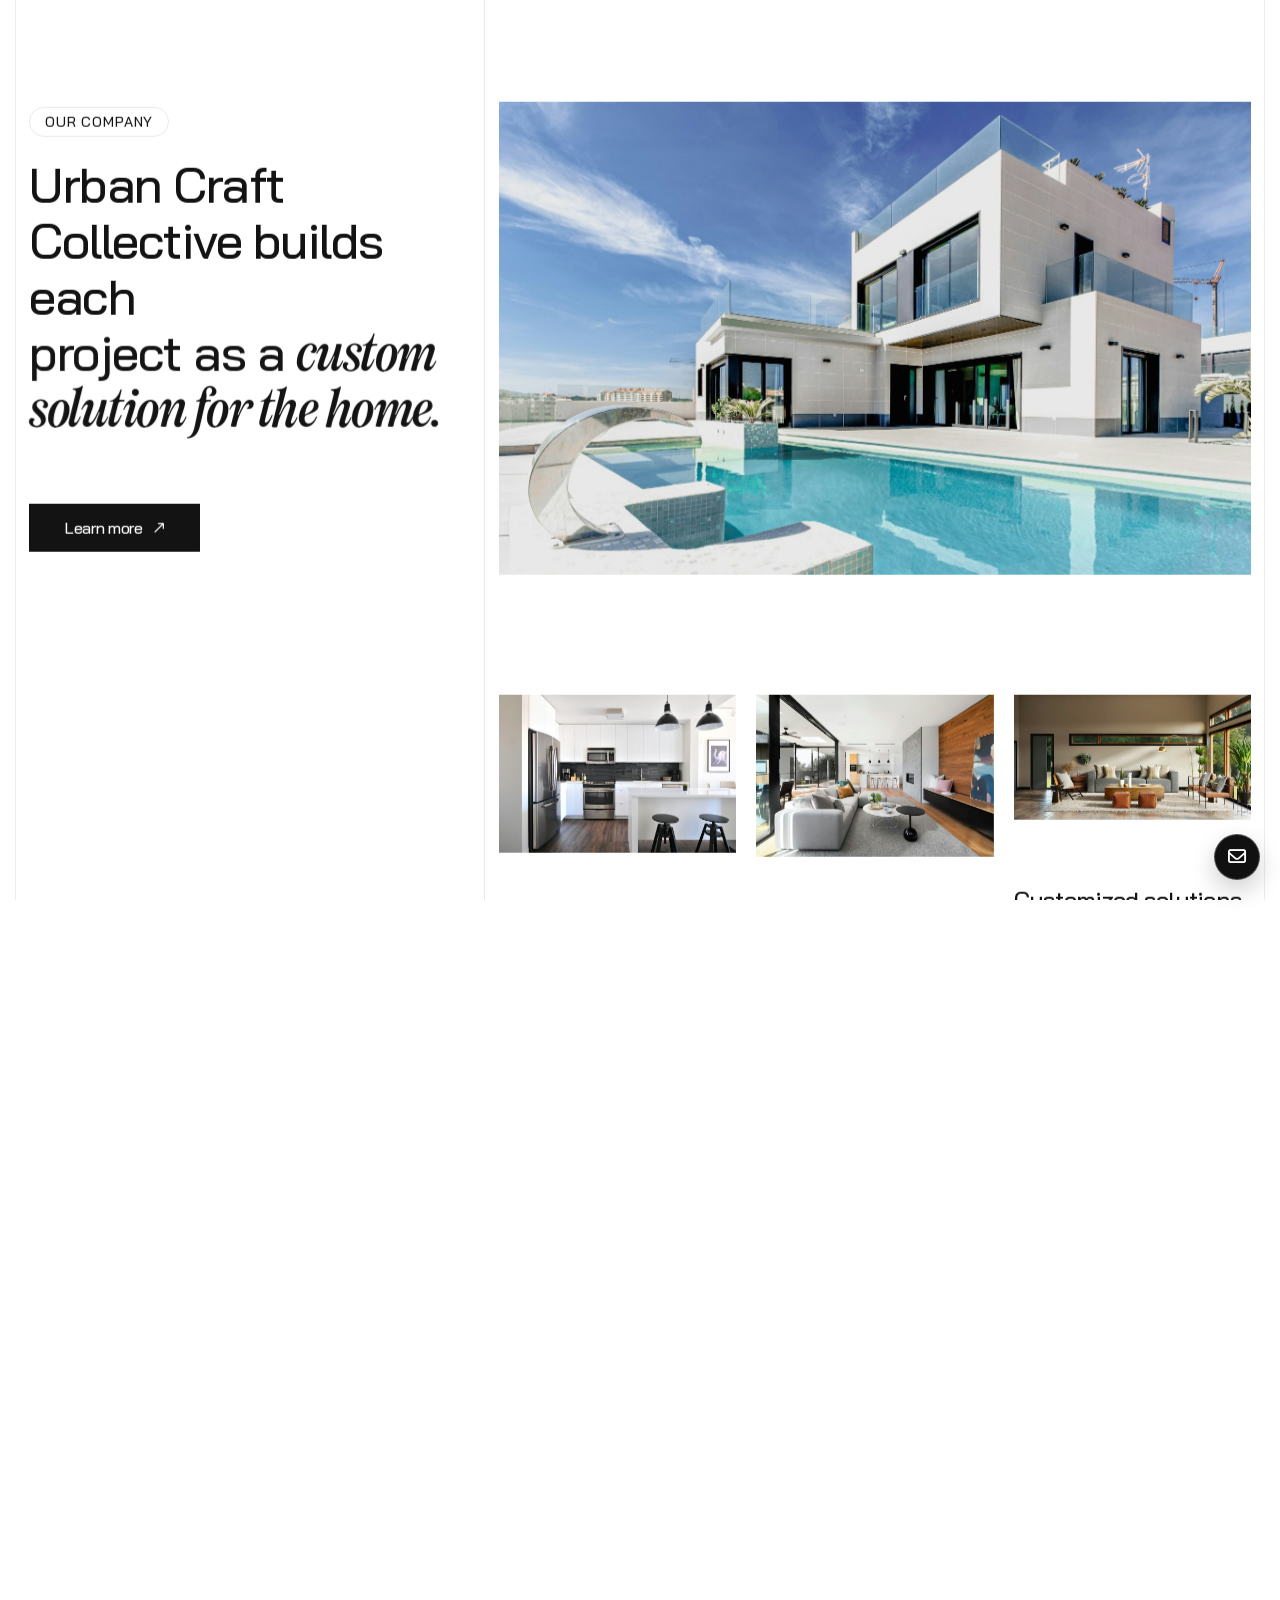
<file: index.html>
<!DOCTYPE html>
<html lang="en">

<head>
  <meta charset="UTF-8">
  <meta http-equiv="X-UA-Compatible" content="IE=edge">
  <meta name="viewport" content="width=device-width, initial-scale=1.0">
  <meta name="description" content="Urban Craft Collective LLC is a residential remodeling, renovation, and property maintenance company in Kennesaw, Georgia.">
  <title>Urban Craft Collective LLC | Remodeling &amp; Renovation in Kennesaw, GA</title>
  <link rel="icon" type="image/svg+xml" href="assets/imgs/logo/favicon.svg">
  <link rel="stylesheet" href="assets/vandor/bootstrap/bootstrap.min.css">
  <link rel="stylesheet" href="assets/vandor/fontawesome/fontawesome-pro.min.css">
  <link rel="stylesheet" href="assets/vandor/swiper/swiper-bundle.min.css">
  <link rel="stylesheet" href="assets/vandor/menu/meanmenu.min.css">
  <link rel="stylesheet" href="assets/vandor/popup/magnific-popup.css">
  <link rel="stylesheet" href="assets/vandor/nice-select/nice-select.css">
  <link rel="stylesheet" href="assets/vandor/odometer/odometer-theme-default.css">
  <link rel="stylesheet" href="assets/css/style.css">
  <link rel="stylesheet" href="assets/css/custom.css">
</head>

<body>

  <div class="loader-wrap">
    <svg viewBox="0 0 1000 1000" preserveAspectRatio="none">
      <path id="svg" d="M0,1005S175,995,500,995s500,5,500,5V0H0Z"></path>
    </svg>
    <div class="loader-wrap-heading">
      <div class="load-text">
        <span>U</span>
        <span>R</span>
        <span>B</span>
        <span>A</span>
        <span>N</span>
      </div>
    </div>
  </div>

  <div class="progress-wrap">
    <svg class="progress-circle svg-content" width="100%" height="100%" viewBox="-1 -1 102 102">
      <path d="M50,1 a49,49 0 0,1 0,98 a49,49 0 0,1 0,-98"></path>
    </svg>
  </div>

  <a class="email-float" href="mailto:urbancraftcollective@yahoo.com" aria-label="Email Urban Craft Collective">
    <i class="fa-regular fa-envelope"></i>
  </a>

  <aside class="fix">
    <div class="side-info-4">
      <div class="offcanvas-4">
        <div class="side-info-content">
          <div class="offset-widget offset-header">
            <div class="offset-logo">
              <a href="./">
                <img class="show-light" src="assets/imgs/logo/logo.svg" alt="Urban Craft Collective">
              </a>
            </div>
            <h6>Residential remodeling, renovation, and property maintenance.</h6>
            <span class="date">Kennesaw, Georgia</span>
          </div>
          <div class="mobile-menu d-block d-xl-none "></div>
          <div class="offset-widget-box d-none d-xl-grid">
            <div class="contact-meta">
              <div class="contact-item">
                <h6 class="title">Visit</h6>
                <ul class="nav-list">
                  <li>2995 Shirley Dr. NW</li>
                  <li>Kennesaw, GA 30144</li>
                  <li>United States</li>
                </ul>
              </div>
              <div class="contact-item">
                <h6 class="title">Menu</h6>
                <ul class="nav-list">
                  <li><a href="./">Home</a></li>
                  <li><a href="about/">About</a></li>
                  <li><a href="services/">Services</a></li>
                  <li><a href="projects/">Projects</a></li>
                  <li><a href="contact/">Contact</a></li>
                </ul>
              </div>
              <div class="contact-item">
                <h6 class="title">Drop a line</h6>
                <div class="info">
                  <a href="mailto:urbancraftcollective@yahoo.com">urbancraftcollective@yahoo.com</a>
                  <a href="tel:14045522326">404-552-2326</a>
                </div>
              </div>
            </div>
          </div>
          <button id="side-info-4-close" class="side-info-close">
            Close<i class="fas fa-times"></i>
          </button>
        </div>
      </div>
    </div>
  </aside>

  <div class="has-smooth" id="has_smooth"></div>
  <div id="smooth-wrapper">
    <div id="smooth-content">

      <header class="header-area-2 header-area-7">
        <div class="header-main">
          <div class="container rr-container-1850">
            <div class="header-area-2__inner header-area-7__inner">
              <div class="header__logo">
                <a href="./">
                  <img src="assets/imgs/logo/logo-white.svg" class="normal-logo" alt="Urban Craft Collective">
                </a>
              </div>
              <div class="header__nav-2 header__nav-7">
                <nav class="main-menu">
                  <ul>
                    <li><a href="./">Home</a></li>
                    <li><a href="about/">About</a></li>
                    <li><a href="services/">Services</a></li>
                    <li><a href="projects/">Projects</a></li>
                    <li><a href="contact/">Contact</a></li>
                  </ul>
                </nav>
              </div>
              <div class="header-right">
                <div class="header__navicon">
                  <a class="number" href="tel:14045522326">404-552-2326</a>
                  <div class="side-toggle desktop-button menu-toggle d-none d-xl-block">
                    <a class="bar-icon-2 inner" href="javascript:void(0)">
                      <span></span><span></span><span></span><span></span>
                    </a>
                  </div>
                  <div class="side-toggle mobile-button d-lg-block d-xl-none">
                    <a class="bar-icon-2" href="javascript:void(0)">
                      <span></span><span></span><span></span><span></span>
                    </a>
                  </div>
                </div>
              </div>
            </div>
          </div>
        </div>
      </header>

      <main>
        <section class="hero-4 theme-bg-primary">
          <div class="container rr-container-1820">
            <div class="hero-4__inner">
              <div class="hero-4__wrapper">
                <div class="hero-4__box">
                  <div class="hero-4__content-left">
                    <h6 class="sub-title">Kennesaw, Georgia.</h6>
                    <span class="btn-circle">
                      <img src="assets/imgs/hero/hero.jpg" alt="Finished residential interior">
                    </span>
                    <p class="desc">Improving, restoring, and maintaining homes with quality craftsmanship, dependable service, and solutions built around each property.</p>
                    <div class="sheir">
                      <a href="services/"><img src="assets/imgs/icon/icon-9.svg" alt="Explore services"></a>
                    </div>
                  </div>
                </div>
                <div class="hero-4__box">
                  <div class="hero-4__content-right">
                    <h6 class="sub-title">Where homes are built to last</h6>
                    <h1 class="title">URBAN</h1>
                    <div class="exterior">
                      <h2 class="title">Craft</h2>
                      <span class="shape"><img src="assets/imgs/shape/shape-4.png" alt=""></span>
                      <span class="sub-title">Remodeling <br> renovation <br> &amp; maintenance</span>
                    </div>
                    <a class="arrow-down" href="#about"><i class="fa-solid fa-arrow-down"></i></a>
                  </div>
                </div>
              </div>
            </div>
          </div>
        </section>

        <section id="about" class="about-us-4">
          <div class="container rr-container-1820">
            <div class="about-us-4__inner rr-line-area">
              <div class="rr-v-lines">
                <div class="rr-line"></div>
                <div class="rr-line"></div>
              </div>
              <div class="about-us-4__wrapper">
                <div class="about-us-4__box">
                  <div class="about-us-4__content">
                    <div class="section-title-4__wrapper">
                      <div>
                        <h2 class="sub-title">OUR COMPANY</h2>
                      </div>
                      <h3 class="title rr_title_anim">Urban Craft Collective builds each <br> project as a <span>custom solution <br> for the home.</span>
                      </h3>
                    </div>
                    <a href="about/" class="rr-btn-primary btn-black-2">
                      <span class="text">Learn more </span>
                      <i class="fa-regular fa-arrow-right-long"></i>
                    </a>
                  </div>
                </div>
                <div class="about-us-4__box">
                  <div class="media rr-ov-hidden">
                    <img data-speed="0.8" src="assets/imgs/about/about-main.jpg" alt="Residential property in Metro Atlanta">
                  </div>
                  <div class="about-us-4__box__wrapper">
                    <div class="about-us-4__item">
                      <img src="assets/imgs/about/about-craft.jpg" alt="Kitchen craftsmanship">
                      <h3 class="title">Quality craftsmanship.</h3>
                      <p class="desc">Careful workmanship on every remodel, renovation, and repair so the finished space feels as solid as it looks.</p>
                    </div>
                    <div class="about-us-4__item">
                      <img src="assets/imgs/about/about-service.jpg" alt="Dependable residential service">
                      <h3 class="title">Dependable service.</h3>
                      <p class="desc">Clear communication and reliable scheduling from the first visit through project close-out and ongoing maintenance.</p>
                    </div>
                    <div class="about-us-4__item">
                      <img src="assets/imgs/about/about-custom.jpg" alt="Customized living space">
                      <h3 class="title">Customized solutions.</h3>
                      <p class="desc">Plans shaped around how you live, so each improvement adds comfort, function, and lasting value.</p>
                    </div>
                  </div>
                </div>
              </div>
            </div>
          </div>
        </section>

        <section class="service-4 section-spacing-bottom">
          <div class="container rr-container-1820">
            <div class="service-4__inner">
              <div class="service-4__item">
                <div class="media">
                  <div class="thumb">
                    <img src="assets/imgs/services/remodel.jpg" alt="Home remodeling">
                  </div>
                  <div class="content">
                    <h3 class="title"><a href="services/">Planning. Building. Finishing.</a></h3>
                    <a class="arrow" href="services/"><svg xmlns="http://www.w3.org/2000/svg" width="36" height="36" viewBox="0 0 36 36" fill="none">
                        <path d="M1 35L18 18L35 1M35 1H13.3636M35 1V22.6364" stroke="#111111" stroke-width="1.4" />
                      </svg></a>
                    <p class="desc">Kitchens, baths, and whole-home updates planned around daily living and built with lasting materials.</p>
                  </div>
                </div>
                <div class="icon"> <i class="fa-solid fa-plus-large"></i></div>
                <h2 class="title">Home <span>Remodeling</span></h2>
              </div>
              <div class="service-4__item">
                <div class="media">
                  <div class="thumb">
                    <img src="assets/imgs/services/renovation.jpg" alt="Interior and exterior renovations">
                  </div>
                  <div class="content">
                    <h3 class="title"><a href="services/">Restore. Refresh. Renew.</a></h3>
                    <a class="arrow" href="services/"><svg xmlns="http://www.w3.org/2000/svg" width="36" height="36" viewBox="0 0 36 36" fill="none">
                        <path d="M1 35L18 18L35 1M35 1H13.3636M35 1V22.6364" stroke="#111111" stroke-width="1.4" />
                      </svg></a>
                    <p class="desc">Interior and exterior renovations that improve comfort, curb appeal, and the way a home works day to day.</p>
                  </div>
                </div>
                <div class="icon"> <i class="fa-solid fa-plus-large"></i></div>
                <h2 class="title">Interior &amp; <span>Exterior</span></h2>
              </div>
              <div class="service-4__item">
                <div class="media">
                  <div class="thumb">
                    <img src="assets/imgs/services/repairs.jpg" alt="Repairs and maintenance">
                  </div>
                  <div class="content">
                    <h3 class="title"><a href="services/">Repair. Maintain. Protect.</a></h3>
                    <a class="arrow" href="services/"><svg xmlns="http://www.w3.org/2000/svg" width="36" height="36" viewBox="0 0 36 36" fill="none">
                        <path d="M1 35L18 18L35 1M35 1H13.3636M35 1V22.6364" stroke="#111111" stroke-width="1.4" />
                      </svg></a>
                    <p class="desc">General repairs and property maintenance that keep homes sound, comfortable, and ready for the season ahead.</p>
                  </div>
                </div>
                <div class="icon"> <i class="fa-solid fa-plus-large"></i></div>
                <h2 class="title">Repairs &amp; <span>Maintenance</span></h2>
              </div>
              <div class="service-4__item">
                <div class="media">
                  <div class="thumb">
                    <img src="assets/imgs/services/management.jpg" alt="Project management">
                  </div>
                  <div class="content">
                    <h3 class="title"><a href="services/">Coordinate. Guide. Deliver.</a></h3>
                    <a class="arrow" href="services/"><svg xmlns="http://www.w3.org/2000/svg" width="36" height="36" viewBox="0 0 36 36" fill="none">
                        <path d="M1 35L18 18L35 1M35 1H13.3636M35 1V22.6364" stroke="#111111" stroke-width="1.4" />
                      </svg></a>
                    <p class="desc">One point of contact from scope and schedule through finish, so remodeling stays organized from start to handover.</p>
                  </div>
                </div>
                <div class="icon"> <i class="fa-solid fa-plus-large"></i></div>
                <h2 class="title">Project <span>Management</span></h2>
              </div>
            </div>
          </div>
        </section>

        <section class="recent-work-4 rr-bg-gray section-spacing-130">
          <div class="container rr-container-1820">
            <div class="recent-work-4__inner">
              <div class="section-title-4__wrapper">
                <h2 class="title rr_title_anim">RECENT WORKS</h2>
              </div>
              <div class="recent-work-4__wrapper">
                <div class="recent-work-4__item">
                  <div class="media rr-ov-hidden">
                    <img data-speed="0.7" src="assets/imgs/projects/kitchen.jpg" alt="Kitchen remodeling example">
                    <a class="arrow" href="projects/"><i class="fa-light fa-arrow-right"></i></a>
                  </div>
                  <div class="content">
                    <span class="number">/01.</span>
                    <div class="text">
                      <h3 class="title"><a href="projects/">Kitchen <br> Remodel</a></h3>
                      <ul class="list">
                        <li>RESIDENTIAL</li>
                      </ul>
                    </div>
                  </div>
                </div>
                <div class="recent-work-4__item">
                  <div class="media rr-ov-hidden">
                    <img data-speed="0.7" src="assets/imgs/projects/bathroom.jpg" alt="Bathroom renovation example">
                    <a class="arrow" href="projects/"><i class="fa-light fa-arrow-right"></i></a>
                  </div>
                  <div class="content">
                    <span class="number">/02.</span>
                    <div class="text">
                      <h3 class="title"><a href="projects/">Bath <br> Renovation</a></h3>
                      <ul class="list">
                        <li>RESIDENTIAL</li>
                      </ul>
                    </div>
                  </div>
                </div>
                <div class="recent-work-4__item">
                  <div class="media rr-ov-hidden">
                    <img data-speed="0.7" src="assets/imgs/projects/exterior.jpg" alt="Exterior renovation example">
                    <a class="arrow" href="projects/"><i class="fa-light fa-arrow-right"></i></a>
                  </div>
                  <div class="content">
                    <span class="number">/03.</span>
                    <div class="text">
                      <h3 class="title"><a href="projects/">Exterior <br> Refresh</a></h3>
                      <ul class="list">
                        <li>RESIDENTIAL</li>
                      </ul>
                    </div>
                  </div>
                </div>
                <div class="recent-work-4__item">
                  <div class="media rr-ov-hidden">
                    <img data-speed="0.7" src="assets/imgs/projects/living.jpg" alt="Living space renovation example">
                    <a class="arrow" href="projects/"><i class="fa-light fa-arrow-right"></i></a>
                  </div>
                  <div class="content">
                    <span class="number">/04.</span>
                    <div class="text">
                      <h3 class="title"><a href="projects/">Living <br> Spaces</a></h3>
                      <ul class="list">
                        <li>RESIDENTIAL</li>
                      </ul>
                    </div>
                  </div>
                </div>
              </div>
              <div class="btn-wrap">
                <a href="projects/" class="rr-btn-primary btn-black-2">
                  <span class="text">View projects </span>
                  <i class="fa-regular fa-arrow-right-long"></i>
                </a>
              </div>
            </div>
          </div>
        </section>

        <section class="experience-4">
          <div class="experience-4__inner">
            <div class="container rr-container-1820">
              <div class="experience-4-wrapper">
                <div class="experience-4__box">
                  <div class="section-title-4__wrapper fade-anim">
                    <h2 class="sub-title">OUR FOCUS</h2>
                    <h2 class="title rr_title_anim">Built for homes in <br><span>Kennesaw and Metro Atlanta</span></h2>
                  </div>
                </div>
                <div class="experience-4__box">
                  <div class="experience-4__content">
                    <p class="desc">Urban Craft Collective LLC is a residential remodeling, renovation, and property maintenance company committed to enhancing the function, comfort, and value of every property.</p>
                    <div class="experience-4__wrapper">
                      <div class="experience-4__item">
                        <h2 class="title static-stat">Homes</h2>
                        <h3 class="sub-title">Residential specialists</h3>
                      </div>
                      <div class="experience-4__item">
                        <h2 class="title static-stat">Local</h2>
                        <h3 class="sub-title">Kennesaw &amp; Metro Atlanta</h3>
                      </div>
                      <div class="experience-4__item">
                        <h2 class="title static-stat">LLC</h2>
                        <h3 class="sub-title">Licensed Georgia company</h3>
                      </div>
                      <div class="experience-4__item">
                        <h2 class="title static-stat">Custom</h2>
                        <h3 class="sub-title">Solutions for every property</h3>
                      </div>
                    </div>
                  </div>
                </div>
              </div>
            </div>
          </div>
        </section>

        <section class="call-to-action">
          <div class="call-to-action__inner rr-ov-hidden">
            <div class="media rr-ov-hidden" data-speed="0.7">
              <img src="assets/imgs/cta/cta.jpg" alt="Residential interior renovation">
            </div>
            <div class="section-title-4__wrapper">
              <h2 class="sub-title">GET IN TOUCH</h2>
              <h2 class="title rr_title_anim">READY TO IMPROVE THE HOME <br>YOU LIVE IN EVERY DAY
              </h2>
            </div>
          </div>
        </section>

        <section class="professional-4 section-spacing">
          <div class="container rr-container-1820">
            <div class="professional-4__inner">
              <div class="professional-4__media">
                <img src="assets/imgs/about/process-consult.jpg" class="active" alt="Consult">
                <img src="assets/imgs/about/process-plan.jpg" alt="Plan">
                <img src="assets/imgs/about/process-build.jpg" alt="Build">
                <img src="assets/imgs/about/process-care.jpg" alt="Care">
              </div>
              <div class="professional-4__content">
                <h2 class="sub-title">How we work</h2>
                <ul class="professional-4__list">
                  <li>
                    <a href="contact/" data-index="0">
                      Consult <span class="number">/01</span>
                      <span class="icon">
                        <svg xmlns="http://www.w3.org/2000/svg" width="62" height="62" viewBox="0 0 62 62" fill="none">
                          <path pathLength="1" d="M1 61L31 31L61 1M61 1L1 1M61 1V61" />
                        </svg>
                      </span>
                    </a>
                  </li>
                  <li>
                    <a href="services/" data-index="1">
                      Plan <span class="number">/02</span>
                      <span class="icon">
                        <svg xmlns="http://www.w3.org/2000/svg" width="62" height="62" viewBox="0 0 62 62" fill="none">
                          <path pathLength="1" d="M1 61L31 31L61 1M61 1L1 1M61 1V61" />
                        </svg>
                      </span>
                    </a>
                  </li>
                  <li>
                    <a href="projects/" data-index="2">
                      Build <span class="number">/03</span>
                      <span class="icon">
                        <svg xmlns="http://www.w3.org/2000/svg" width="62" height="62" viewBox="0 0 62 62" fill="none">
                          <path pathLength="1" d="M1 61L31 31L61 1M61 1L1 1M61 1V61" />
                        </svg>
                      </span>
                    </a>
                  </li>
                  <li>
                    <a href="contact/" data-index="3">
                      Care <span class="number">/04</span>
                      <span class="icon">
                        <svg xmlns="http://www.w3.org/2000/svg" width="62" height="62" viewBox="0 0 62 62" fill="none">
                          <path pathLength="1" d="M1 61L31 31L61 1M61 1L1 1M61 1V61" />
                        </svg>
                      </span>
                    </a>
                  </li>
                </ul>
              </div>
            </div>
          </div>
        </section>

      </main>

      <footer class="footer-4 theme-bg-primary">
        <div class="container rr-container-1820">
          <div class="footer-4__inner">
            <div class="footer-4__wrapper">
              <div class="footer-widget-box">
                <div class="content">
                  <h3 class="title">Let’s work together</h3>
                  <div class="info">
                    <a href="tel:14045522326">404-552-2326</a>
                    <a href="mailto:urbancraftcollective@yahoo.com">urbancraftcollective@yahoo.com</a>
                    <a href="https://maps.google.com/?q=2995+Shirley+Dr+NW,+Kennesaw,+GA+30144" target="_blank" rel="noopener">2995 Shirley Dr. NW,<br>Kennesaw, GA 30144</a>
                  </div>
                </div>
              </div>
              <div class="footer-widget-box">
                <h2 class="title">START A PROJECT</h2>
                <div class="newsletter">
                  <p class="desc" style="color:#fff;opacity:.7;max-width:280px;">Tell us about the home, the rooms, and the work you need done.</p>
                  <a href="contact/" class="rr-btn-primary" style="margin-top:20px;">
                    <span class="text">Contact us</span>
                    <i class="fa-solid fa-arrow-right"></i>
                  </a>
                </div>
              </div>
              <div class="footer-widget-box">
                <h2 class="title">Quick Links</h2>
                <ul class="footer-nav-list">
                  <li><a href="about/" data-text="About"><span>About</span></a></li>
                  <li><a href="services/" data-text="Services"><span>Services</span></a></li>
                  <li><a href="projects/" data-text="Projects"><span>Projects</span></a></li>
                  <li><a href="contact/" data-text="Contact"><span>Contact</span></a></li>
                </ul>
              </div>
              <div class="footer-widget-box">
                <h2 class="title">Company</h2>
                <ul class="footer-nav-list">
                  <li><span>Urban Craft Collective LLC</span></li>
                  <li><span>United States</span></li>
                  <li><a href="tel:14045522326" data-text="Call"><span>404-552-2326</span></a></li>
                </ul>
              </div>
            </div>
            <div class="copyright">
              <div class="copyright__logo">
                <img src="assets/imgs/logo/logo-white.svg" alt="Urban Craft Collective">
              </div>
              <ul class="copyright__menu">
                <li><a href="contact/">Get in touch</a></li>
              </ul>
              <p class="copyright__text">Urban Craft Collective LLC © 2026. All Rights Reserved.</p>
            </div>
          </div>
        </div>
      </footer>
    </div>
  </div>

  <script src="assets/vandor/jquery/jquery.js"></script>
  <script src="assets/vandor/bootstrap/bootstrap.bundle.min.js"></script>
  <script src="assets/vandor/popup/jquery.magnific-popup.min.js"></script>
  <script src="assets/vandor/swiper/swiper-bundle.min.js"></script>
  <script src="assets/vandor/gsap/gsap.min.js"></script>
  <script src="assets/vandor/gsap/ScrollSmoother.min.js"></script>
  <script src="assets/vandor/gsap/ScrollTrigger.min.js"></script>
  <script src="assets/vandor/gsap/SplitText.min.js"></script>
  <script src="assets/vandor/gsap/SplitType.js"></script>
  <script src="assets/vandor/gsap/customEase.js"></script>
  <script src="assets/vandor/menu/jquery.meanmenu.min.js"></script>
  <script src="assets/vandor/backtop/backToTop.js"></script>
  <script src="assets/vandor/nice-select/nice-select.js"></script>
  <script src="assets/vandor/odometer/odometer.min.js"></script>
  <script src="assets/vandor/odometer/waypoints.min.js"></script>
  <script src="assets/vandor/isotope/imagesloaded.pkgd.min.js"></script>
  <script src="assets/vandor/isotope/isotope.pkgd.min.js"></script>
  <script src="assets/vandor/magnific/magnific-popup.min.js"></script>
  <script src="assets/vandor/common-js/common.js"></script>
  <script src="assets/js/main.js"></script>
</body>

</html>
</file>
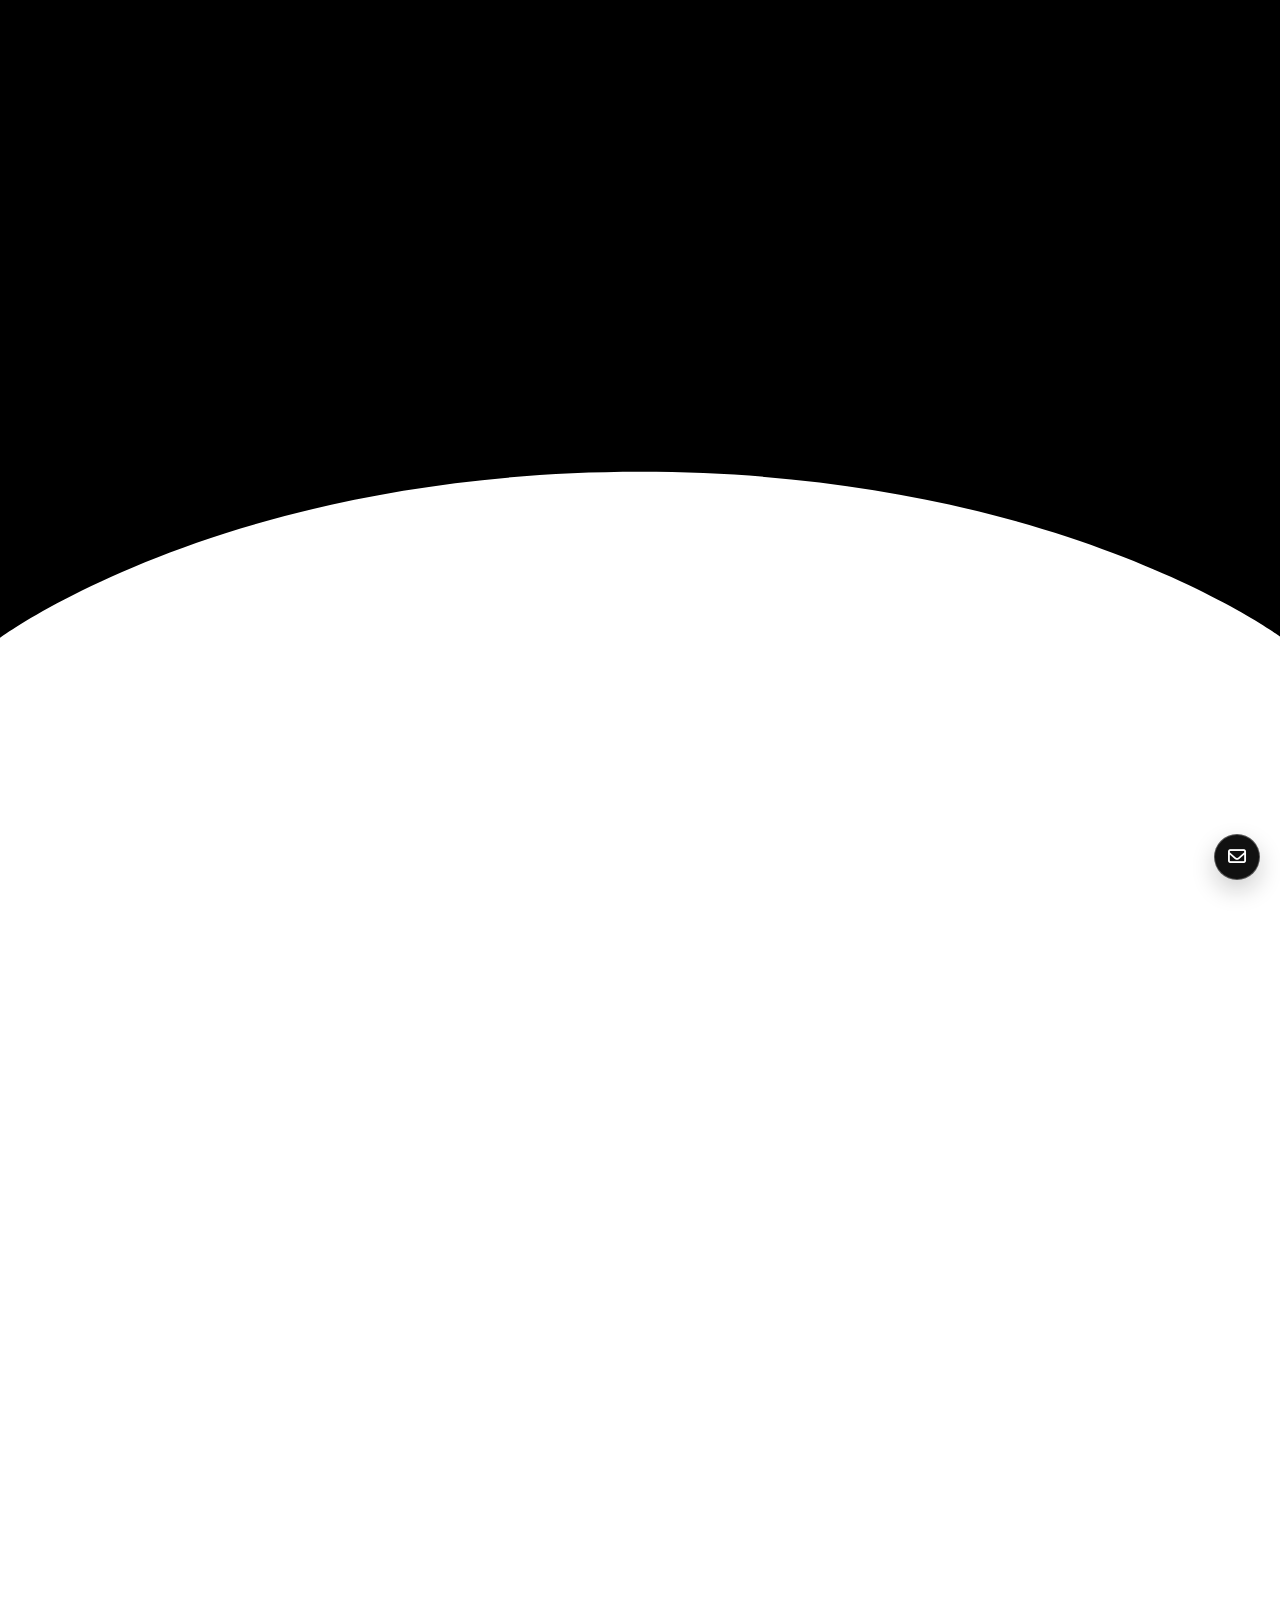
<file: about/index.html>
<!DOCTYPE html>
<html lang="en">

<head>
  <meta charset="UTF-8">
  <meta http-equiv="X-UA-Compatible" content="IE=edge">
  <meta name="viewport" content="width=device-width, initial-scale=1.0">
  <meta name="description" content="About Urban Craft Collective LLC, a residential remodeling, renovation, and property maintenance company in Kennesaw, Georgia.">
  <title>About | Urban Craft Collective LLC</title>
  <link rel="icon" type="image/svg+xml" href="../assets/imgs/logo/favicon.svg">
  <link rel="stylesheet" href="../assets/vandor/bootstrap/bootstrap.min.css">
  <link rel="stylesheet" href="../assets/vandor/fontawesome/fontawesome-pro.min.css">
  <link rel="stylesheet" href="../assets/vandor/swiper/swiper-bundle.min.css">
  <link rel="stylesheet" href="../assets/vandor/menu/meanmenu.min.css">
  <link rel="stylesheet" href="../assets/vandor/popup/magnific-popup.css">
  <link rel="stylesheet" href="../assets/vandor/nice-select/nice-select.css">
  <link rel="stylesheet" href="../assets/vandor/odometer/odometer-theme-default.css">
  <link rel="stylesheet" href="../assets/css/style.css">
  <link rel="stylesheet" href="../assets/css/custom.css">
</head>

<body>
  <div class="loader-wrap">
    <svg viewBox="0 0 1000 1000" preserveAspectRatio="none">
      <path id="svg" d="M0,1005S175,995,500,995s500,5,500,5V0H0Z"></path>
    </svg>
    <div class="loader-wrap-heading">
      <div class="load-text">
        <span>U</span><span>R</span><span>B</span><span>A</span><span>N</span>
      </div>
    </div>
  </div>
  <div class="progress-wrap">
    <svg class="progress-circle svg-content" width="100%" height="100%" viewBox="-1 -1 102 102">
      <path d="M50,1 a49,49 0 0,1 0,98 a49,49 0 0,1 0,-98"></path>
    </svg>
  </div>

  <a class="email-float" href="mailto:urbancraftcollective@yahoo.com" aria-label="Email Urban Craft Collective">
    <i class="fa-regular fa-envelope"></i>
  </a>

  <aside class="fix">
    <div class="side-info-4">
      <div class="offcanvas-4">
        <div class="side-info-content">
          <div class="offset-widget offset-header">
            <div class="offset-logo">
              <a href="../"><img class="show-light" src="../assets/imgs/logo/logo.svg" alt="Urban Craft Collective"></a>
            </div>
            <h6>Residential remodeling, renovation, and property maintenance.</h6>
            <span class="date">Kennesaw, Georgia</span>
          </div>
          <div class="mobile-menu d-block d-xl-none "></div>
          <div class="offset-widget-box d-none d-xl-grid">
            <div class="contact-meta">
              <div class="contact-item">
                <h6 class="title">Visit</h6>
                <ul class="nav-list">
                  <li>2995 Shirley Dr. NW</li>
                  <li>Kennesaw, GA 30144</li>
                  <li>United States</li>
                </ul>
              </div>
              <div class="contact-item">
                <h6 class="title">Menu</h6>
                <ul class="nav-list">
                  <li><a href="../">Home</a></li>
                  <li><a href="../about/">About</a></li>
                  <li><a href="../services/">Services</a></li>
                  <li><a href="../projects/">Projects</a></li>
                  <li><a href="../contact/">Contact</a></li>
                </ul>
              </div>
              <div class="contact-item">
                <h6 class="title">Drop a line</h6>
                <div class="info">
                  <a href="mailto:urbancraftcollective@yahoo.com">urbancraftcollective@yahoo.com</a>
                  <a href="tel:14045522326">404-552-2326</a>
                </div>
              </div>
            </div>
          </div>
          <button id="side-info-4-close" class="side-info-close">Close<i class="fas fa-times"></i></button>
        </div>
      </div>
    </div>
  </aside>

  <div class="has-smooth" id="has_smooth"></div>
  <div id="smooth-wrapper">
    <div id="smooth-content">
      <header class="header-area-2 header-area-7">
        <div class="header-main">
          <div class="container rr-container-1850">
            <div class="header-area-2__inner header-area-7__inner">
              <div class="header__logo">
                <a href="../"><img src="../assets/imgs/logo/logo-white.svg" class="normal-logo" alt="Urban Craft Collective"></a>
              </div>
              <div class="header__nav-2 header__nav-7">
                <nav class="main-menu">
                  <ul>
                    <li><a href="../">Home</a></li>
                    <li><a href="../about/">About</a></li>
                    <li><a href="../services/">Services</a></li>
                    <li><a href="../projects/">Projects</a></li>
                    <li><a href="../contact/">Contact</a></li>
                  </ul>
                </nav>
              </div>
              <div class="header-right">
                <div class="header__navicon">
                  <a class="number" href="tel:14045522326">404-552-2326</a>
                  <div class="side-toggle desktop-button menu-toggle d-none d-xl-block">
                    <a class="bar-icon-2 inner" href="javascript:void(0)"><span></span><span></span><span></span><span></span></a>
                  </div>
                  <div class="side-toggle mobile-button d-lg-block d-xl-none">
                    <a class="bar-icon-2" href="javascript:void(0)"><span></span><span></span><span></span><span></span></a>
                  </div>
                </div>
              </div>
            </div>
          </div>
        </div>
      </header>

      <main>
        <div class="breadcrumb rr-pos-rel">
          <div class="breadcrumb__bg"><img src="../assets/imgs/about/breadcrumb.jpg" alt="Residential home"></div>
          <div class="container rr-container-1650">
            <div class="breadcrumb__content">
              <h2 class="breadcrumb__sub-title">Kennesaw, Georgia <br> Metro Atlanta homes</h2>
              <h3 class="breadcrumb__title">About</h3>
            </div>
          </div>
        </div>

        <section class="about-us section-spacing">
          <div class="container rr-container-1650">
            <div class="about-us__inner">
              <h3 class="title">Urban Craft Collective LLC is a residential remodeling, renovation, and property maintenance company specializing in improving, restoring, and maintaining residential properties.</h3>
              <div class="about-us__wrapper">
                <div class="about-us__box">
                  <div class="content">
                    <p class="desc">We take on the work that makes a house easier to live in: remodeling rooms, renovating interiors and exteriors, completing repairs, and keeping properties in good condition. Every project is planned around the people who live there.</p>
                    <div class="author">
                      <h3 class="name">Urban Craft Collective</h3>
                      <span>Kennesaw, Georgia</span>
                    </div>
                  </div>
                </div>
                <div class="about-us__box">
                  <div class="media">
                    <div class="thumb rr-ov-hidden">
                      <img data-speed="0.7" src="../assets/imgs/about/about-main.jpg" alt="Residential property">
                    </div>
                    <h3 class="title">The company is committed to delivering quality craftsmanship, dependable service, and customized solutions that enhance the functionality, comfort, and value of every property.</h3>
                    <a href="../services/" class="rr-btn-primary">
                      <span class="text">Explore services </span>
                      <i class="fa-regular fa-arrow-right-long"></i>
                    </a>
                  </div>
                </div>
              </div>
            </div>
          </div>
        </section>

        <section class="awarded">
          <div class="awarded__inner has--border">
            <div class="awarded__content">
              <div class="awarded-title__wrapper">
                <h2 class="sub-title">Commitments</h2>
                <h3 class="title">What we bring to <br> every property</h3>
              </div>
              <div class="awarded__wrapper">
                <div class="awarded__item">
                  <h3 class="title">Quality craftsmanship <span>Build</span></h3>
                </div>
                <div class="awarded__item">
                  <h3 class="title">Dependable service <span>Care</span></h3>
                </div>
                <div class="awarded__item">
                  <h3 class="title">Customized solutions <span>Plan</span></h3>
                </div>
                <div class="awarded__item">
                  <h3 class="title">Lasting home value <span>Finish</span></h3>
                </div>
              </div>
              <p class="dedication">From a single repair to a full remodel, we keep the work practical, well coordinated, and finished to a standard you can live with every day.</p>
            </div>
            <div class="awarded__media">
              <img src="../assets/imgs/about/about-service.jpg" alt="Interior living space">
            </div>
          </div>
        </section>

        <section class="experience-4">
          <div class="experience-4__inner">
            <div class="container rr-container-1820">
              <div class="experience-4-wrapper">
                <div class="experience-4__box">
                  <div class="section-title-4__wrapper fade-anim">
                    <h2 class="sub-title">SERVICE AREA</h2>
                    <h2 class="title rr_title_anim">Based in Kennesaw, <br><span>serving Metro Atlanta homes</span></h2>
                  </div>
                </div>
                <div class="experience-4__box">
                  <div class="experience-4__content">
                    <p class="desc">We work with homeowners who want clear communication, careful workmanship, and a contractor who treats the property as a home, not a job site to rush through.</p>
                    <div class="experience-4__wrapper">
                      <div class="experience-4__item">
                        <h2 class="title static-stat">Homes</h2>
                        <h3 class="sub-title">Residential focus</h3>
                      </div>
                      <div class="experience-4__item">
                        <h2 class="title static-stat">Local</h2>
                        <h3 class="sub-title">Kennesaw, GA 30144</h3>
                      </div>
                      <div class="experience-4__item">
                        <h2 class="title static-stat">Full</h2>
                        <h3 class="sub-title">Remodel to maintenance</h3>
                      </div>
                      <div class="experience-4__item">
                        <h2 class="title static-stat">One</h2>
                        <h3 class="sub-title">Point of contact</h3>
                      </div>
                    </div>
                  </div>
                </div>
              </div>
            </div>
          </div>
        </section>

        <section class="call-to-action">
          <div class="call-to-action__inner rr-ov-hidden">
            <div class="media rr-ov-hidden" data-speed="0.7">
              <img src="../assets/imgs/cta/cta.jpg" alt="Interior renovation">
            </div>
            <div class="section-title-4__wrapper">
              <h2 class="sub-title">GET IN TOUCH</h2>
              <h2 class="title rr_title_anim">TELL US ABOUT THE HOME <br>AND THE WORK YOU NEED
              </h2>
            </div>
          </div>
        </section>
      </main>

      <footer class="footer-4 theme-bg-primary">
        <div class="container rr-container-1820">
          <div class="footer-4__inner">
            <div class="footer-4__wrapper">
              <div class="footer-widget-box">
                <div class="content">
                  <h3 class="title">Let’s work together</h3>
                  <div class="info">
                    <a href="tel:14045522326">404-552-2326</a>
                    <a href="mailto:urbancraftcollective@yahoo.com">urbancraftcollective@yahoo.com</a>
                    <a href="https://maps.google.com/?q=2995+Shirley+Dr+NW,+Kennesaw,+GA+30144" target="_blank" rel="noopener">2995 Shirley Dr. NW,<br>Kennesaw, GA 30144</a>
                  </div>
                </div>
              </div>
              <div class="footer-widget-box">
                <h2 class="title">START A PROJECT</h2>
                <div class="newsletter">
                  <p class="desc" style="color:#fff;opacity:.7;max-width:280px;">Tell us about the home, the rooms, and the work you need done.</p>
                  <a href="../contact/" class="rr-btn-primary" style="margin-top:20px;">
                    <span class="text">Contact us</span>
                    <i class="fa-solid fa-arrow-right"></i>
                  </a>
                </div>
              </div>
              <div class="footer-widget-box">
                <h2 class="title">Quick Links</h2>
                <ul class="footer-nav-list">
                  <li><a href="../about/" data-text="About"><span>About</span></a></li>
                  <li><a href="../services/" data-text="Services"><span>Services</span></a></li>
                  <li><a href="../projects/" data-text="Projects"><span>Projects</span></a></li>
                  <li><a href="../contact/" data-text="Contact"><span>Contact</span></a></li>
                </ul>
              </div>
              <div class="footer-widget-box">
                <h2 class="title">Company</h2>
                <ul class="footer-nav-list">
                  <li><span>Urban Craft Collective LLC</span></li>
                  <li><span>United States</span></li>
                  <li><a href="tel:14045522326" data-text="Call"><span>404-552-2326</span></a></li>
                </ul>
              </div>
            </div>
            <div class="copyright">
              <div class="copyright__logo">
                <img src="../assets/imgs/logo/logo-white.svg" alt="Urban Craft Collective">
              </div>
              <ul class="copyright__menu">
                <li><a href="../contact/">Get in touch</a></li>
              </ul>
              <p class="copyright__text">Urban Craft Collective LLC © 2026. All Rights Reserved.</p>
            </div>
          </div>
        </div>
      </footer>
    </div>
  </div>

  <script src="../assets/vandor/jquery/jquery.js"></script>
  <script src="../assets/vandor/bootstrap/bootstrap.bundle.min.js"></script>
  <script src="../assets/vandor/popup/jquery.magnific-popup.min.js"></script>
  <script src="../assets/vandor/swiper/swiper-bundle.min.js"></script>
  <script src="../assets/vandor/gsap/gsap.min.js"></script>
  <script src="../assets/vandor/gsap/ScrollSmoother.min.js"></script>
  <script src="../assets/vandor/gsap/ScrollTrigger.min.js"></script>
  <script src="../assets/vandor/gsap/SplitText.min.js"></script>
  <script src="../assets/vandor/gsap/SplitType.js"></script>
  <script src="../assets/vandor/gsap/customEase.js"></script>
  <script src="../assets/vandor/menu/jquery.meanmenu.min.js"></script>
  <script src="../assets/vandor/backtop/backToTop.js"></script>
  <script src="../assets/vandor/nice-select/nice-select.js"></script>
  <script src="../assets/vandor/odometer/odometer.min.js"></script>
  <script src="../assets/vandor/odometer/waypoints.min.js"></script>
  <script src="../assets/vandor/isotope/imagesloaded.pkgd.min.js"></script>
  <script src="../assets/vandor/isotope/isotope.pkgd.min.js"></script>
  <script src="../assets/vandor/magnific/magnific-popup.min.js"></script>
  <script src="../assets/vandor/common-js/common.js"></script>
  <script src="../assets/js/main.js"></script>
</body>

</html>
</file>
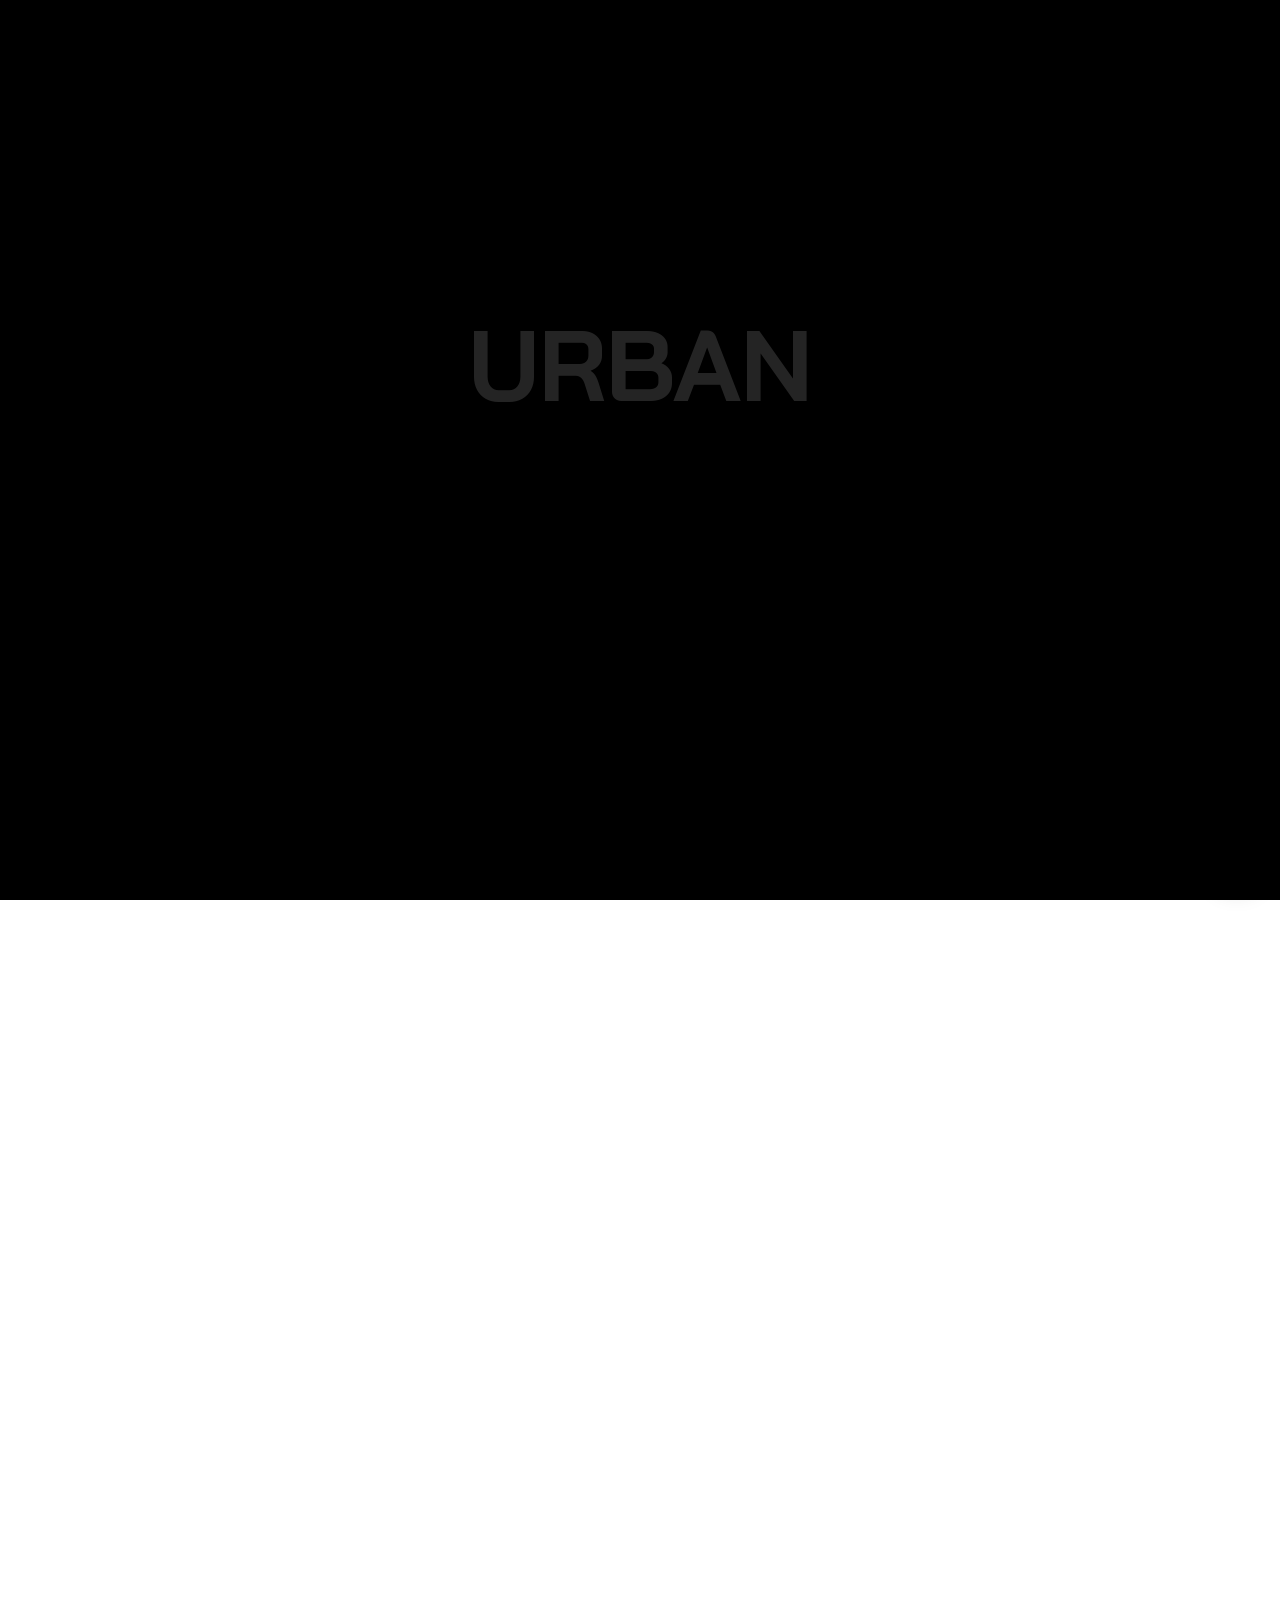
<file: contact/index.html>
<!DOCTYPE html>
<html lang="en">

<head>
  <meta charset="UTF-8">
  <meta http-equiv="X-UA-Compatible" content="IE=edge">
  <meta name="viewport" content="width=device-width, initial-scale=1.0">
  <meta name="description" content="Contact Urban Craft Collective LLC in Kennesaw, Georgia for remodeling, renovation, repairs, and property maintenance.">
  <title>Contact | Urban Craft Collective LLC</title>
  <link rel="icon" type="image/svg+xml" href="../assets/imgs/logo/favicon.svg">
  <link rel="stylesheet" href="../assets/vandor/bootstrap/bootstrap.min.css">
  <link rel="stylesheet" href="../assets/vandor/fontawesome/fontawesome-pro.min.css">
  <link rel="stylesheet" href="../assets/vandor/swiper/swiper-bundle.min.css">
  <link rel="stylesheet" href="../assets/vandor/menu/meanmenu.min.css">
  <link rel="stylesheet" href="../assets/vandor/popup/magnific-popup.css">
  <link rel="stylesheet" href="../assets/vandor/nice-select/nice-select.css">
  <link rel="stylesheet" href="../assets/css/style.css">
  <link rel="stylesheet" href="../assets/css/custom.css">
</head>

<body>
  <div class="loader-wrap">
    <svg viewBox="0 0 1000 1000" preserveAspectRatio="none">
      <path id="svg" d="M0,1005S175,995,500,995s500,5,500,5V0H0Z"></path>
    </svg>
    <div class="loader-wrap-heading">
      <div class="load-text">
        <span>U</span><span>R</span><span>B</span><span>A</span><span>N</span>
      </div>
    </div>
  </div>
  <div class="progress-wrap">
    <svg class="progress-circle svg-content" width="100%" height="100%" viewBox="-1 -1 102 102">
      <path d="M50,1 a49,49 0 0,1 0,98 a49,49 0 0,1 0,-98"></path>
    </svg>
  </div>

  <a class="email-float" href="mailto:urbancraftcollective@yahoo.com" aria-label="Email Urban Craft Collective">
    <i class="fa-regular fa-envelope"></i>
  </a>

  <aside class="fix">
    <div class="side-info-4">
      <div class="offcanvas-4">
        <div class="side-info-content">
          <div class="offset-widget offset-header">
            <div class="offset-logo">
              <a href="../"><img class="show-light" src="../assets/imgs/logo/logo.svg" alt="Urban Craft Collective"></a>
            </div>
            <h6>Residential remodeling, renovation, and property maintenance.</h6>
            <span class="date">Kennesaw, Georgia</span>
          </div>
          <div class="mobile-menu d-block d-xl-none "></div>
          <div class="offset-widget-box d-none d-xl-grid">
            <div class="contact-meta">
              <div class="contact-item">
                <h6 class="title">Visit</h6>
                <ul class="nav-list">
                  <li>2995 Shirley Dr. NW</li>
                  <li>Kennesaw, GA 30144</li>
                  <li>United States</li>
                </ul>
              </div>
              <div class="contact-item">
                <h6 class="title">Menu</h6>
                <ul class="nav-list">
                  <li><a href="../">Home</a></li>
                  <li><a href="../about/">About</a></li>
                  <li><a href="../services/">Services</a></li>
                  <li><a href="../projects/">Projects</a></li>
                  <li><a href="../contact/">Contact</a></li>
                </ul>
              </div>
              <div class="contact-item">
                <h6 class="title">Drop a line</h6>
                <div class="info">
                  <a href="mailto:urbancraftcollective@yahoo.com">urbancraftcollective@yahoo.com</a>
                  <a href="tel:14045522326">404-552-2326</a>
                </div>
              </div>
            </div>
          </div>
          <button id="side-info-4-close" class="side-info-close">Close<i class="fas fa-times"></i></button>
        </div>
      </div>
    </div>
  </aside>

  <div class="has-smooth" id="has_smooth"></div>
  <div id="smooth-wrapper">
    <div id="smooth-content">
      <header class="header-area-2 header-area-7">
        <div class="header-main">
          <div class="container rr-container-1850">
            <div class="header-area-2__inner header-area-7__inner">
              <div class="header__logo">
                <a href="../"><img src="../assets/imgs/logo/logo-white.svg" class="normal-logo" alt="Urban Craft Collective"></a>
              </div>
              <div class="header__nav-2 header__nav-7">
                <nav class="main-menu">
                  <ul>
                    <li><a href="../">Home</a></li>
                    <li><a href="../about/">About</a></li>
                    <li><a href="../services/">Services</a></li>
                    <li><a href="../projects/">Projects</a></li>
                    <li><a href="../contact/">Contact</a></li>
                  </ul>
                </nav>
              </div>
              <div class="header-right">
                <div class="header__navicon">
                  <a class="number" href="tel:14045522326">404-552-2326</a>
                  <div class="side-toggle desktop-button menu-toggle d-none d-xl-block">
                    <a class="bar-icon-2 inner" href="javascript:void(0)"><span></span><span></span><span></span><span></span></a>
                  </div>
                  <div class="side-toggle mobile-button d-lg-block d-xl-none">
                    <a class="bar-icon-2" href="javascript:void(0)"><span></span><span></span><span></span><span></span></a>
                  </div>
                </div>
              </div>
            </div>
          </div>
        </div>
      </header>

      <main>
        <div class="breadcrumb rr-pos-rel">
          <div class="breadcrumb__bg"><img src="../assets/imgs/about/contact-breadcrumb.jpg" alt="Residential interior"></div>
          <div class="container rr-container-1650">
            <div class="breadcrumb__content">
              <h2 class="breadcrumb__sub-title">Kennesaw, Georgia</h2>
              <h2 class="breadcrumb__title">Contact</h2>
            </div>
          </div>
        </div>

        <div class="contact-area-contact-page section-spacing-bottom">
          <div class="container rr-container-1650">
            <div class="contact-area-contact-page-inner">
              <div class="section-content-wrapper fade-anim">
                <div class="section-content">
                  <div class="contact-mail">
                    <p class="title">Get in touch</p>
                    <p class="text">Tell us about the property and the work you need. We will follow up to schedule a conversation.
                      <br>
                      <a href="mailto:urbancraftcollective@yahoo.com">urbancraftcollective@yahoo.com</a>
                    </p>
                  </div>
                  <div class="contact-social">
                    <p class="title">Call</p>
                    <div class="social-links">
                      <a href="tel:14045522326">404-552-2326</a>
                    </div>
                  </div>
                </div>
                <div class="contact-wrap">
                  <form id="contact__form" action="https://formsubmit.co/urbancraftcollective@yahoo.com" method="POST">
                    <input type="hidden" name="_captcha" value="false">
                    <input type="hidden" name="_subject" value="New project inquiry from Urban Craft Collective website">
                    <input type="hidden" name="_template" value="table">
                    <div class="contact-formwrap">
                      <div class="contact-formfield">
                        <input type="text" name="name" id="name2" placeholder="Name*" required>
                      </div>
                      <div class="contact-formfield">
                        <input type="email" name="email" id="email2" placeholder="Email*" required>
                      </div>
                      <div class="contact-formfield">
                        <input type="tel" name="phone" id="phone" placeholder="Phone*" required>
                      </div>
                      <div class="contact-formfield">
                        <select name="project_type" id="project_type" required>
                          <option value="" disabled selected>Project type*</option>
                          <option value="Home Remodeling">Home Remodeling</option>
                          <option value="Interior Renovations">Interior Renovations</option>
                          <option value="Exterior Renovations">Exterior Renovations</option>
                          <option value="Repairs">Repairs</option>
                          <option value="Property Improvements">Property Improvements</option>
                          <option value="General Maintenance">General Maintenance</option>
                          <option value="Project Management">Project Management</option>
                        </select>
                      </div>
                      <div class="contact-formfield message">
                        <input type="text" name="message" id="message" placeholder="Message*" required>
                      </div>
                    </div>
                    <div class="submit-btn">
                      <button type="submit" class="rr-btn-primary">
                        <span class="text">Submit now </span>
                        <i class="fa-solid fa-arrow-right-long"></i>
                      </button>
                    </div>
                    <div id="response-message"></div>
                  </form>
                </div>
              </div>
            </div>
          </div>
        </div>

        <section class="contact-info section-spacing-bottom">
          <div class="container rr-container-1650">
            <div class="contact-info__inner">
              <div class="contact-info__item">
                <h2 class="sub-title">Office</h2>
              </div>
              <div class="contact-info__item">
                <h3 class="title">Kennesaw</h3>
                <p>2995 Shirley Dr. NW<br>Kennesaw, GA 30144<br>United States</p>
                <a class="contact" href="tel:14045522326">404-552-2326</a>
                <a href="mailto:urbancraftcollective@yahoo.com">urbancraftcollective@yahoo.com</a>
              </div>
              <div class="contact-info__item">
                <h3 class="title">Hours</h3>
                <p>By appointment<br>Residential remodeling, renovation,<br>and property maintenance</p>
                <a class="contact" href="https://maps.google.com/?q=2995+Shirley+Dr+NW,+Kennesaw,+GA+30144" target="_blank" rel="noopener">Get directions</a>
              </div>
            </div>
          </div>
        </section>

        <div class="container rr-container-1650 section-spacing-bottom">
          <iframe class="contact-map" title="Map of 2995 Shirley Dr. NW, Kennesaw, GA" src="https://maps.google.com/maps?q=2995%20Shirley%20Dr%20NW%2C%20Kennesaw%2C%20GA%2030144&amp;t=&amp;z=15&amp;ie=UTF8&amp;iwloc=&amp;output=embed" loading="lazy"></iframe>
        </div>
      </main>

      <footer class="footer-4 theme-bg-primary">
        <div class="container rr-container-1820">
          <div class="footer-4__inner">
            <div class="footer-4__wrapper">
              <div class="footer-widget-box">
                <div class="content">
                  <h3 class="title">Let’s work together</h3>
                  <div class="info">
                    <a href="tel:14045522326">404-552-2326</a>
                    <a href="mailto:urbancraftcollective@yahoo.com">urbancraftcollective@yahoo.com</a>
                    <a href="https://maps.google.com/?q=2995+Shirley+Dr+NW,+Kennesaw,+GA+30144" target="_blank" rel="noopener">2995 Shirley Dr. NW,<br>Kennesaw, GA 30144</a>
                  </div>
                </div>
              </div>
              <div class="footer-widget-box">
                <h2 class="title">START A PROJECT</h2>
                <div class="newsletter">
                  <p class="desc" style="color:#fff;opacity:.7;max-width:280px;">Tell us about the home, the rooms, and the work you need done.</p>
                  <a href="../contact/" class="rr-btn-primary" style="margin-top:20px;">
                    <span class="text">Contact us</span>
                    <i class="fa-solid fa-arrow-right"></i>
                  </a>
                </div>
              </div>
              <div class="footer-widget-box">
                <h2 class="title">Quick Links</h2>
                <ul class="footer-nav-list">
                  <li><a href="../about/" data-text="About"><span>About</span></a></li>
                  <li><a href="../services/" data-text="Services"><span>Services</span></a></li>
                  <li><a href="../projects/" data-text="Projects"><span>Projects</span></a></li>
                  <li><a href="../contact/" data-text="Contact"><span>Contact</span></a></li>
                </ul>
              </div>
              <div class="footer-widget-box">
                <h2 class="title">Company</h2>
                <ul class="footer-nav-list">
                  <li><span>Urban Craft Collective LLC</span></li>
                  <li><span>United States</span></li>
                  <li><a href="tel:14045522326" data-text="Call"><span>404-552-2326</span></a></li>
                </ul>
              </div>
            </div>
            <div class="copyright">
              <div class="copyright__logo">
                <img src="../assets/imgs/logo/logo-white.svg" alt="Urban Craft Collective">
              </div>
              <ul class="copyright__menu">
                <li><a href="../contact/">Get in touch</a></li>
              </ul>
              <p class="copyright__text">Urban Craft Collective LLC © 2026. All Rights Reserved.</p>
            </div>
          </div>
        </div>
      </footer>
    </div>
  </div>

  <script src="../assets/vandor/jquery/jquery.js"></script>
  <script src="../assets/vandor/bootstrap/bootstrap.bundle.min.js"></script>
  <script src="../assets/vandor/popup/jquery.magnific-popup.min.js"></script>
  <script src="../assets/vandor/swiper/swiper-bundle.min.js"></script>
  <script src="../assets/vandor/gsap/gsap.min.js"></script>
  <script src="../assets/vandor/gsap/ScrollSmoother.min.js"></script>
  <script src="../assets/vandor/gsap/ScrollTrigger.min.js"></script>
  <script src="../assets/vandor/gsap/SplitText.min.js"></script>
  <script src="../assets/vandor/gsap/SplitType.js"></script>
  <script src="../assets/vandor/gsap/customEase.js"></script>
  <script src="../assets/vandor/menu/jquery.meanmenu.min.js"></script>
  <script src="../assets/vandor/backtop/backToTop.js"></script>
  <script src="../assets/vandor/nice-select/nice-select.js"></script>
  <script src="../assets/vandor/odometer/odometer.min.js"></script>
  <script src="../assets/vandor/odometer/waypoints.min.js"></script>
  <script src="../assets/vandor/isotope/imagesloaded.pkgd.min.js"></script>
  <script src="../assets/vandor/isotope/isotope.pkgd.min.js"></script>
  <script src="../assets/vandor/magnific/magnific-popup.min.js"></script>
  <script src="../assets/vandor/common-js/common.js"></script>
  <script src="../assets/js/main.js"></script>
</body>

</html>
</file>
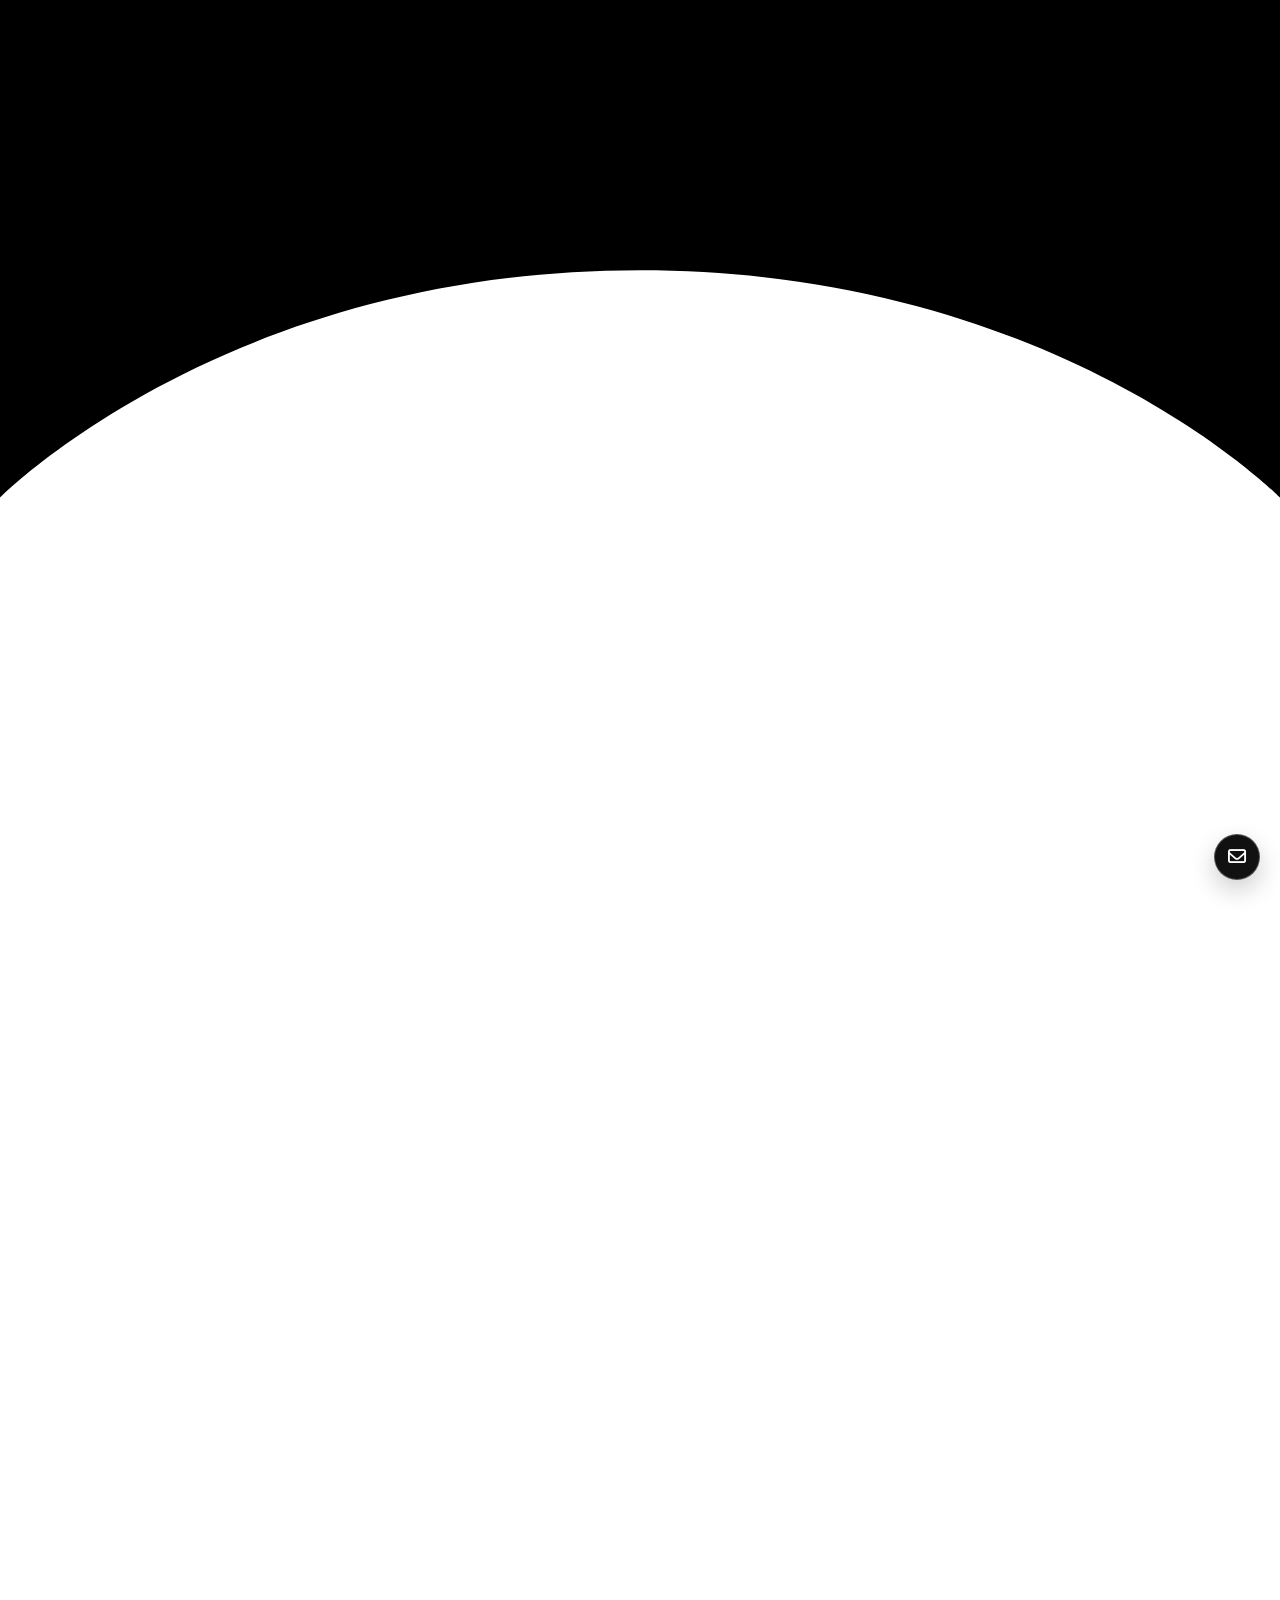
<file: projects/index.html>
<!DOCTYPE html>
<html lang="en">

<head>
  <meta charset="UTF-8">
  <meta http-equiv="X-UA-Compatible" content="IE=edge">
  <meta name="viewport" content="width=device-width, initial-scale=1.0">
  <meta name="description" content="Representative residential remodeling and renovation work from Urban Craft Collective LLC in Kennesaw, Georgia.">
  <title>Projects | Urban Craft Collective LLC</title>
  <link rel="icon" type="image/svg+xml" href="../assets/imgs/logo/favicon.svg">
  <link rel="stylesheet" href="../assets/vandor/bootstrap/bootstrap.min.css">
  <link rel="stylesheet" href="../assets/vandor/fontawesome/fontawesome-pro.min.css">
  <link rel="stylesheet" href="../assets/vandor/swiper/swiper-bundle.min.css">
  <link rel="stylesheet" href="../assets/vandor/menu/meanmenu.min.css">
  <link rel="stylesheet" href="../assets/vandor/popup/magnific-popup.css">
  <link rel="stylesheet" href="../assets/vandor/nice-select/nice-select.css">
  <link rel="stylesheet" href="../assets/vandor/odometer/odometer-theme-default.css">
  <link rel="stylesheet" href="../assets/css/style.css">
  <link rel="stylesheet" href="../assets/css/custom.css">
</head>

<body>
  <div class="loader-wrap">
    <svg viewBox="0 0 1000 1000" preserveAspectRatio="none">
      <path id="svg" d="M0,1005S175,995,500,995s500,5,500,5V0H0Z"></path>
    </svg>
    <div class="loader-wrap-heading">
      <div class="load-text">
        <span>U</span><span>R</span><span>B</span><span>A</span><span>N</span>
      </div>
    </div>
  </div>
  <div class="progress-wrap">
    <svg class="progress-circle svg-content" width="100%" height="100%" viewBox="-1 -1 102 102">
      <path d="M50,1 a49,49 0 0,1 0,98 a49,49 0 0,1 0,-98"></path>
    </svg>
  </div>

  <a class="email-float" href="mailto:urbancraftcollective@yahoo.com" aria-label="Email Urban Craft Collective">
    <i class="fa-regular fa-envelope"></i>
  </a>

  <aside class="fix">
    <div class="side-info-4">
      <div class="offcanvas-4">
        <div class="side-info-content">
          <div class="offset-widget offset-header">
            <div class="offset-logo">
              <a href="../"><img class="show-light" src="../assets/imgs/logo/logo.svg" alt="Urban Craft Collective"></a>
            </div>
            <h6>Residential remodeling, renovation, and property maintenance.</h6>
            <span class="date">Kennesaw, Georgia</span>
          </div>
          <div class="mobile-menu d-block d-xl-none "></div>
          <div class="offset-widget-box d-none d-xl-grid">
            <div class="contact-meta">
              <div class="contact-item">
                <h6 class="title">Visit</h6>
                <ul class="nav-list">
                  <li>2995 Shirley Dr. NW</li>
                  <li>Kennesaw, GA 30144</li>
                  <li>United States</li>
                </ul>
              </div>
              <div class="contact-item">
                <h6 class="title">Menu</h6>
                <ul class="nav-list">
                  <li><a href="../">Home</a></li>
                  <li><a href="../about/">About</a></li>
                  <li><a href="../services/">Services</a></li>
                  <li><a href="../projects/">Projects</a></li>
                  <li><a href="../contact/">Contact</a></li>
                </ul>
              </div>
              <div class="contact-item">
                <h6 class="title">Drop a line</h6>
                <div class="info">
                  <a href="mailto:urbancraftcollective@yahoo.com">urbancraftcollective@yahoo.com</a>
                  <a href="tel:14045522326">404-552-2326</a>
                </div>
              </div>
            </div>
          </div>
          <button id="side-info-4-close" class="side-info-close">Close<i class="fas fa-times"></i></button>
        </div>
      </div>
    </div>
  </aside>

  <div class="has-smooth" id="has_smooth"></div>
  <div id="smooth-wrapper">
    <div id="smooth-content">
      <header class="header-area-2 header-area-7">
        <div class="header-main">
          <div class="container rr-container-1850">
            <div class="header-area-2__inner header-area-7__inner">
              <div class="header__logo">
                <a href="../"><img src="../assets/imgs/logo/logo-white.svg" class="normal-logo" alt="Urban Craft Collective"></a>
              </div>
              <div class="header__nav-2 header__nav-7">
                <nav class="main-menu">
                  <ul>
                    <li><a href="../">Home</a></li>
                    <li><a href="../about/">About</a></li>
                    <li><a href="../services/">Services</a></li>
                    <li><a href="../projects/">Projects</a></li>
                    <li><a href="../contact/">Contact</a></li>
                  </ul>
                </nav>
              </div>
              <div class="header-right">
                <div class="header__navicon">
                  <a class="number" href="tel:14045522326">404-552-2326</a>
                  <div class="side-toggle desktop-button menu-toggle d-none d-xl-block">
                    <a class="bar-icon-2 inner" href="javascript:void(0)"><span></span><span></span><span></span><span></span></a>
                  </div>
                  <div class="side-toggle mobile-button d-lg-block d-xl-none">
                    <a class="bar-icon-2" href="javascript:void(0)"><span></span><span></span><span></span><span></span></a>
                  </div>
                </div>
              </div>
            </div>
          </div>
        </div>
      </header>

      <main>
        <div class="breadcrumb rr-pos-rel">
          <div class="breadcrumb__bg"><img src="../assets/imgs/projects/whole-home.jpg" alt="Residential home"></div>
          <div class="container rr-container-1650">
            <div class="breadcrumb__content">
              <h2 class="breadcrumb__sub-title">Representative work <br> across the home</h2>
              <h2 class="breadcrumb__title">Projects</h2>
            </div>
          </div>
        </div>

        <section class="projects section-spacing">
          <div class="projects__inner">
            <div class="container rr-container-1650">
              <p class="projects__note">Photos below show the kinds of residential remodeling and renovation we take on. They are representative of the work, not a claimed client portfolio.</p>
              <div class="projects__wrapper has--portfolio">
                <div class="projects__item">
                  <div class="projects__content">
                    <div class="text">
                      <h2 class="sub-title">Remodeling</h2>
                      <h3 class="title"><a href="../contact/">Kitchen Remodel</a></h3>
                    </div>
                    <div class="projects__info">
                      <div class="projects__box">
                        <span class="sub-title">Type</span>
                        <h3 class="title">Interior</h3>
                      </div>
                      <div class="projects__box">
                        <span class="sub-title">Location</span>
                        <h3 class="title">Metro Atlanta</h3>
                      </div>
                    </div>
                  </div>
                  <a href="../contact/" class="projects__media rr-ov-hidden">
                    <img data-speed="0.7" src="../assets/imgs/projects/kitchen.jpg" alt="Kitchen remodel example">
                  </a>
                </div>
                <div class="projects__item">
                  <div class="projects__content">
                    <div class="text">
                      <h2 class="sub-title">Renovation</h2>
                      <h3 class="title"><a href="../contact/">Bath Renovation</a></h3>
                    </div>
                    <div class="projects__info">
                      <div class="projects__box">
                        <span class="sub-title">Type</span>
                        <h3 class="title">Interior</h3>
                      </div>
                      <div class="projects__box">
                        <span class="sub-title">Location</span>
                        <h3 class="title">Metro Atlanta</h3>
                      </div>
                    </div>
                  </div>
                  <a href="../contact/" class="projects__media rr-ov-hidden">
                    <img data-speed="0.7" src="../assets/imgs/projects/bathroom.jpg" alt="Bathroom renovation example">
                  </a>
                </div>
                <div class="projects__item">
                  <div class="projects__content">
                    <div class="text">
                      <h2 class="sub-title">Interior</h2>
                      <h3 class="title"><a href="../contact/">Living Spaces</a></h3>
                    </div>
                    <div class="projects__info">
                      <div class="projects__box">
                        <span class="sub-title">Type</span>
                        <h3 class="title">Interior</h3>
                      </div>
                      <div class="projects__box">
                        <span class="sub-title">Location</span>
                        <h3 class="title">Metro Atlanta</h3>
                      </div>
                    </div>
                  </div>
                  <a href="../contact/" class="projects__media rr-ov-hidden">
                    <img data-speed="0.7" src="../assets/imgs/projects/living.jpg" alt="Living space renovation example">
                  </a>
                </div>
                <div class="projects__item">
                  <div class="projects__content">
                    <div class="text">
                      <h2 class="sub-title">Exterior</h2>
                      <h3 class="title"><a href="../contact/">Exterior Refresh</a></h3>
                    </div>
                    <div class="projects__info">
                      <div class="projects__box">
                        <span class="sub-title">Type</span>
                        <h3 class="title">Exterior</h3>
                      </div>
                      <div class="projects__box">
                        <span class="sub-title">Location</span>
                        <h3 class="title">Kennesaw</h3>
                      </div>
                    </div>
                  </div>
                  <a href="../contact/" class="projects__media rr-ov-hidden">
                    <img data-speed="0.7" src="../assets/imgs/projects/exterior.jpg" alt="Exterior renovation example">
                  </a>
                </div>
                <div class="projects__item">
                  <div class="projects__content">
                    <div class="text">
                      <h2 class="sub-title">Outdoor</h2>
                      <h3 class="title"><a href="../contact/">Deck &amp; Outdoor Living</a></h3>
                    </div>
                    <div class="projects__info">
                      <div class="projects__box">
                        <span class="sub-title">Type</span>
                        <h3 class="title">Exterior</h3>
                      </div>
                      <div class="projects__box">
                        <span class="sub-title">Location</span>
                        <h3 class="title">Metro Atlanta</h3>
                      </div>
                    </div>
                  </div>
                  <a href="../contact/" class="projects__media rr-ov-hidden">
                    <img data-speed="0.7" src="../assets/imgs/projects/deck.jpg" alt="Deck and outdoor living example">
                  </a>
                </div>
                <div class="projects__item">
                  <div class="projects__content">
                    <div class="text">
                      <h2 class="sub-title">Whole home</h2>
                      <h3 class="title"><a href="../contact/">Whole-Home Updates</a></h3>
                    </div>
                    <div class="projects__info">
                      <div class="projects__box">
                        <span class="sub-title">Type</span>
                        <h3 class="title">Remodel</h3>
                      </div>
                      <div class="projects__box">
                        <span class="sub-title">Location</span>
                        <h3 class="title">Metro Atlanta</h3>
                      </div>
                    </div>
                  </div>
                  <a href="../contact/" class="projects__media rr-ov-hidden">
                    <img data-speed="0.7" src="../assets/imgs/projects/whole-home.jpg" alt="Whole-home renovation example">
                  </a>
                </div>
                <div class="projects__item">
                  <div class="projects__content">
                    <div class="text">
                      <h2 class="sub-title">Interior</h2>
                      <h3 class="title"><a href="../contact/">Bedroom Suites</a></h3>
                    </div>
                    <div class="projects__info">
                      <div class="projects__box">
                        <span class="sub-title">Type</span>
                        <h3 class="title">Interior</h3>
                      </div>
                      <div class="projects__box">
                        <span class="sub-title">Location</span>
                        <h3 class="title">Metro Atlanta</h3>
                      </div>
                    </div>
                  </div>
                  <a href="../contact/" class="projects__media rr-ov-hidden">
                    <img data-speed="0.7" src="../assets/imgs/projects/bedroom.jpg" alt="Bedroom renovation example">
                  </a>
                </div>
                <div class="projects__item">
                  <div class="projects__content">
                    <div class="text">
                      <h2 class="sub-title">Interior</h2>
                      <h3 class="title"><a href="../contact/">Comfortable Living Rooms</a></h3>
                    </div>
                    <div class="projects__info">
                      <div class="projects__box">
                        <span class="sub-title">Type</span>
                        <h3 class="title">Interior</h3>
                      </div>
                      <div class="projects__box">
                        <span class="sub-title">Location</span>
                        <h3 class="title">Kennesaw</h3>
                      </div>
                    </div>
                  </div>
                  <a href="../contact/" class="projects__media rr-ov-hidden">
                    <img data-speed="0.7" src="../assets/imgs/projects/entry.jpg" alt="Living room renovation example">
                  </a>
                </div>
              </div>
            </div>
          </div>
        </section>
      </main>

      <footer class="footer-4 theme-bg-primary">
        <div class="container rr-container-1820">
          <div class="footer-4__inner">
            <div class="footer-4__wrapper">
              <div class="footer-widget-box">
                <div class="content">
                  <h3 class="title">Let’s work together</h3>
                  <div class="info">
                    <a href="tel:14045522326">404-552-2326</a>
                    <a href="mailto:urbancraftcollective@yahoo.com">urbancraftcollective@yahoo.com</a>
                    <a href="https://maps.google.com/?q=2995+Shirley+Dr+NW,+Kennesaw,+GA+30144" target="_blank" rel="noopener">2995 Shirley Dr. NW,<br>Kennesaw, GA 30144</a>
                  </div>
                </div>
              </div>
              <div class="footer-widget-box">
                <h2 class="title">START A PROJECT</h2>
                <div class="newsletter">
                  <p class="desc" style="color:#fff;opacity:.7;max-width:280px;">Tell us about the home, the rooms, and the work you need done.</p>
                  <a href="../contact/" class="rr-btn-primary" style="margin-top:20px;">
                    <span class="text">Contact us</span>
                    <i class="fa-solid fa-arrow-right"></i>
                  </a>
                </div>
              </div>
              <div class="footer-widget-box">
                <h2 class="title">Quick Links</h2>
                <ul class="footer-nav-list">
                  <li><a href="../about/" data-text="About"><span>About</span></a></li>
                  <li><a href="../services/" data-text="Services"><span>Services</span></a></li>
                  <li><a href="../projects/" data-text="Projects"><span>Projects</span></a></li>
                  <li><a href="../contact/" data-text="Contact"><span>Contact</span></a></li>
                </ul>
              </div>
              <div class="footer-widget-box">
                <h2 class="title">Company</h2>
                <ul class="footer-nav-list">
                  <li><span>Urban Craft Collective LLC</span></li>
                  <li><span>United States</span></li>
                  <li><a href="tel:14045522326" data-text="Call"><span>404-552-2326</span></a></li>
                </ul>
              </div>
            </div>
            <div class="copyright">
              <div class="copyright__logo">
                <img src="../assets/imgs/logo/logo-white.svg" alt="Urban Craft Collective">
              </div>
              <ul class="copyright__menu">
                <li><a href="../contact/">Get in touch</a></li>
              </ul>
              <p class="copyright__text">Urban Craft Collective LLC © 2026. All Rights Reserved.</p>
            </div>
          </div>
        </div>
      </footer>
    </div>
  </div>

  <script src="../assets/vandor/jquery/jquery.js"></script>
  <script src="../assets/vandor/bootstrap/bootstrap.bundle.min.js"></script>
  <script src="../assets/vandor/popup/jquery.magnific-popup.min.js"></script>
  <script src="../assets/vandor/swiper/swiper-bundle.min.js"></script>
  <script src="../assets/vandor/gsap/gsap.min.js"></script>
  <script src="../assets/vandor/gsap/ScrollSmoother.min.js"></script>
  <script src="../assets/vandor/gsap/ScrollTrigger.min.js"></script>
  <script src="../assets/vandor/gsap/SplitText.min.js"></script>
  <script src="../assets/vandor/gsap/SplitType.js"></script>
  <script src="../assets/vandor/gsap/customEase.js"></script>
  <script src="../assets/vandor/menu/jquery.meanmenu.min.js"></script>
  <script src="../assets/vandor/backtop/backToTop.js"></script>
  <script src="../assets/vandor/nice-select/nice-select.js"></script>
  <script src="../assets/vandor/odometer/odometer.min.js"></script>
  <script src="../assets/vandor/odometer/waypoints.min.js"></script>
  <script src="../assets/vandor/isotope/imagesloaded.pkgd.min.js"></script>
  <script src="../assets/vandor/isotope/isotope.pkgd.min.js"></script>
  <script src="../assets/vandor/magnific/magnific-popup.min.js"></script>
  <script src="../assets/vandor/common-js/common.js"></script>
  <script src="../assets/js/main.js"></script>
</body>

</html>
</file>
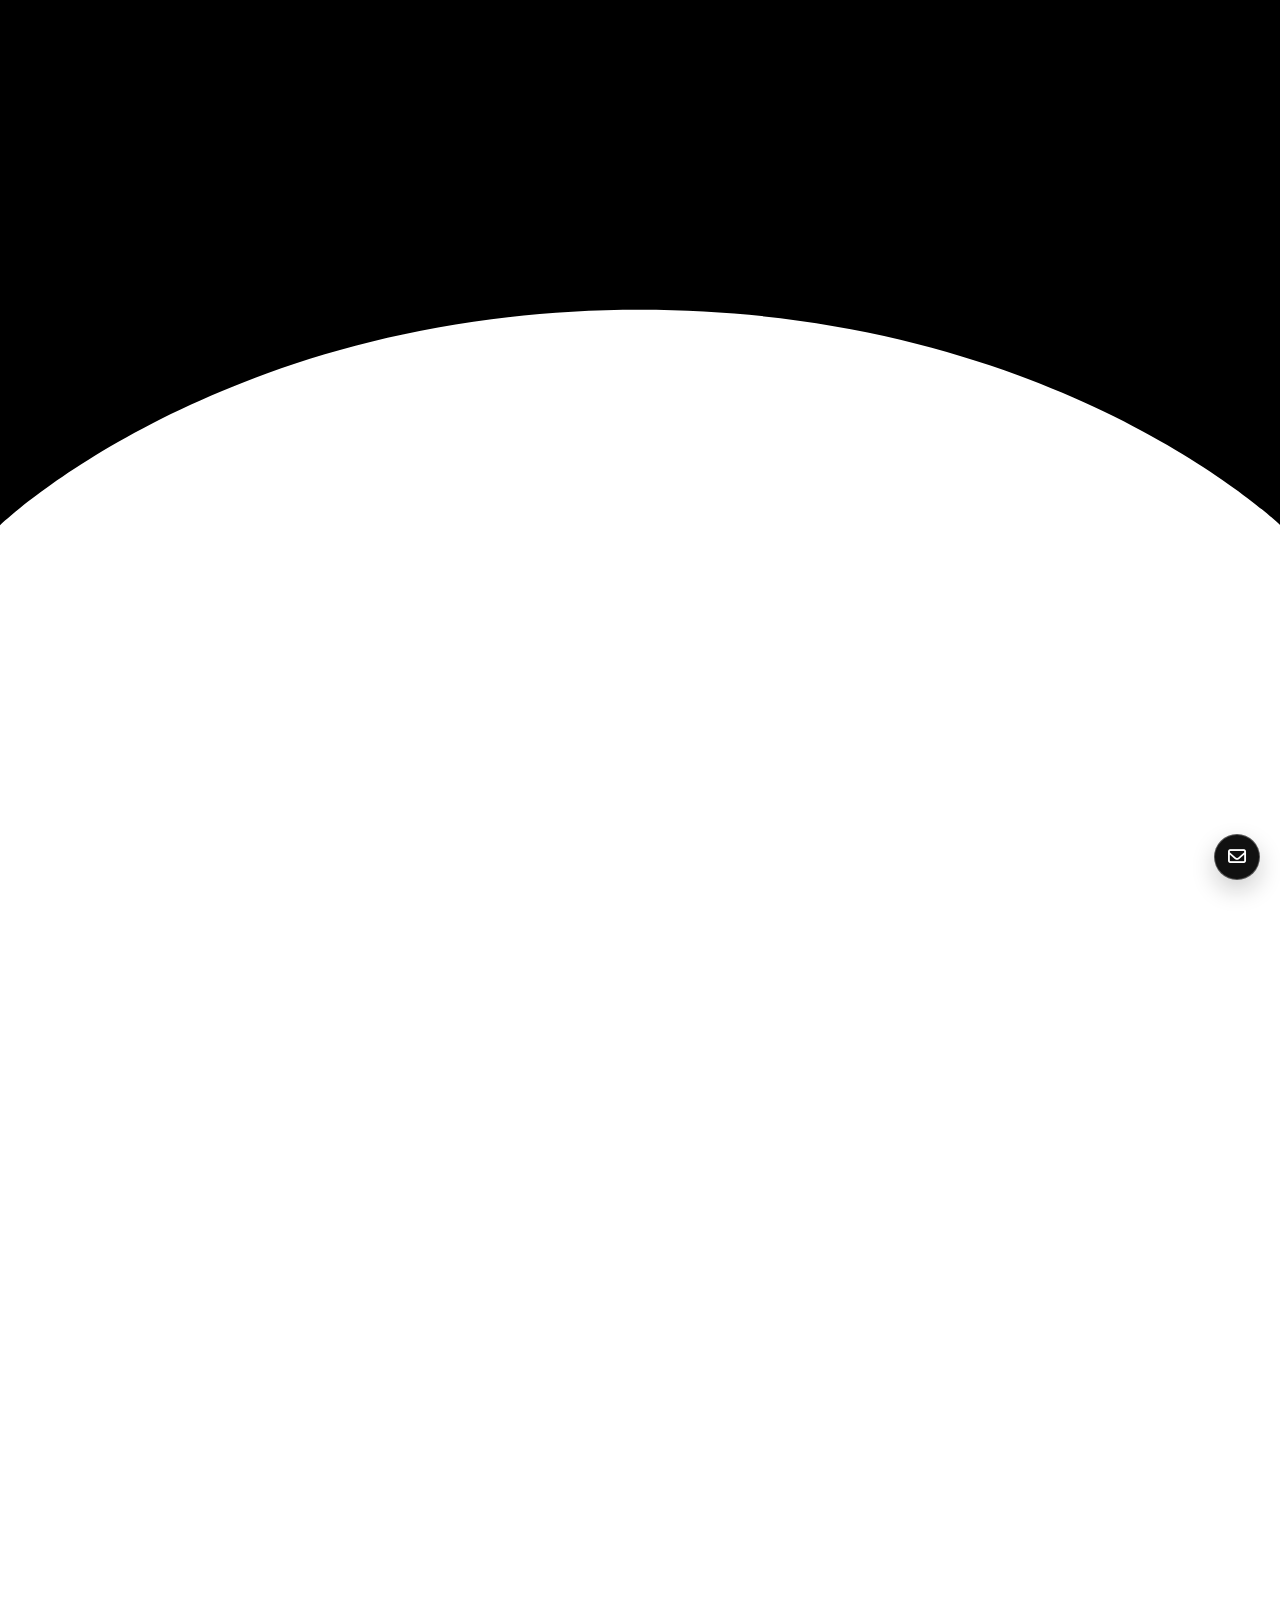
<file: services/index.html>
<!DOCTYPE html>
<html lang="en">

<head>
  <meta charset="UTF-8">
  <meta http-equiv="X-UA-Compatible" content="IE=edge">
  <meta name="viewport" content="width=device-width, initial-scale=1.0">
  <meta name="description" content="Home remodeling, interior and exterior renovations, repairs, property improvements, general maintenance, and project management from Urban Craft Collective LLC.">
  <title>Services | Urban Craft Collective LLC</title>
  <link rel="icon" type="image/svg+xml" href="../assets/imgs/logo/favicon.svg">
  <link rel="stylesheet" href="../assets/vandor/bootstrap/bootstrap.min.css">
  <link rel="stylesheet" href="../assets/vandor/fontawesome/fontawesome-pro.min.css">
  <link rel="stylesheet" href="../assets/vandor/swiper/swiper-bundle.min.css">
  <link rel="stylesheet" href="../assets/vandor/menu/meanmenu.min.css">
  <link rel="stylesheet" href="../assets/vandor/popup/magnific-popup.css">
  <link rel="stylesheet" href="../assets/vandor/nice-select/nice-select.css">
  <link rel="stylesheet" href="../assets/vandor/odometer/odometer-theme-default.css">
  <link rel="stylesheet" href="../assets/css/style.css">
  <link rel="stylesheet" href="../assets/css/custom.css">
</head>

<body>
  <div class="loader-wrap">
    <svg viewBox="0 0 1000 1000" preserveAspectRatio="none">
      <path id="svg" d="M0,1005S175,995,500,995s500,5,500,5V0H0Z"></path>
    </svg>
    <div class="loader-wrap-heading">
      <div class="load-text">
        <span>U</span><span>R</span><span>B</span><span>A</span><span>N</span>
      </div>
    </div>
  </div>
  <div class="progress-wrap">
    <svg class="progress-circle svg-content" width="100%" height="100%" viewBox="-1 -1 102 102">
      <path d="M50,1 a49,49 0 0,1 0,98 a49,49 0 0,1 0,-98"></path>
    </svg>
  </div>

  <a class="email-float" href="mailto:urbancraftcollective@yahoo.com" aria-label="Email Urban Craft Collective">
    <i class="fa-regular fa-envelope"></i>
  </a>

  <aside class="fix">
    <div class="side-info-4">
      <div class="offcanvas-4">
        <div class="side-info-content">
          <div class="offset-widget offset-header">
            <div class="offset-logo">
              <a href="../"><img class="show-light" src="../assets/imgs/logo/logo.svg" alt="Urban Craft Collective"></a>
            </div>
            <h6>Residential remodeling, renovation, and property maintenance.</h6>
            <span class="date">Kennesaw, Georgia</span>
          </div>
          <div class="mobile-menu d-block d-xl-none "></div>
          <div class="offset-widget-box d-none d-xl-grid">
            <div class="contact-meta">
              <div class="contact-item">
                <h6 class="title">Visit</h6>
                <ul class="nav-list">
                  <li>2995 Shirley Dr. NW</li>
                  <li>Kennesaw, GA 30144</li>
                  <li>United States</li>
                </ul>
              </div>
              <div class="contact-item">
                <h6 class="title">Menu</h6>
                <ul class="nav-list">
                  <li><a href="../">Home</a></li>
                  <li><a href="../about/">About</a></li>
                  <li><a href="../services/">Services</a></li>
                  <li><a href="../projects/">Projects</a></li>
                  <li><a href="../contact/">Contact</a></li>
                </ul>
              </div>
              <div class="contact-item">
                <h6 class="title">Drop a line</h6>
                <div class="info">
                  <a href="mailto:urbancraftcollective@yahoo.com">urbancraftcollective@yahoo.com</a>
                  <a href="tel:14045522326">404-552-2326</a>
                </div>
              </div>
            </div>
          </div>
          <button id="side-info-4-close" class="side-info-close">Close<i class="fas fa-times"></i></button>
        </div>
      </div>
    </div>
  </aside>

  <div class="has-smooth" id="has_smooth"></div>
  <div id="smooth-wrapper">
    <div id="smooth-content">
      <header class="header-area-2 header-area-7">
        <div class="header-main">
          <div class="container rr-container-1850">
            <div class="header-area-2__inner header-area-7__inner">
              <div class="header__logo">
                <a href="../"><img src="../assets/imgs/logo/logo-white.svg" class="normal-logo" alt="Urban Craft Collective"></a>
              </div>
              <div class="header__nav-2 header__nav-7">
                <nav class="main-menu">
                  <ul>
                    <li><a href="../">Home</a></li>
                    <li><a href="../about/">About</a></li>
                    <li><a href="../services/">Services</a></li>
                    <li><a href="../projects/">Projects</a></li>
                    <li><a href="../contact/">Contact</a></li>
                  </ul>
                </nav>
              </div>
              <div class="header-right">
                <div class="header__navicon">
                  <a class="number" href="tel:14045522326">404-552-2326</a>
                  <div class="side-toggle desktop-button menu-toggle d-none d-xl-block">
                    <a class="bar-icon-2 inner" href="javascript:void(0)"><span></span><span></span><span></span><span></span></a>
                  </div>
                  <div class="side-toggle mobile-button d-lg-block d-xl-none">
                    <a class="bar-icon-2" href="javascript:void(0)"><span></span><span></span><span></span><span></span></a>
                  </div>
                </div>
              </div>
            </div>
          </div>
        </div>
      </header>

      <main>
        <div class="breadcrumb rr-pos-rel">
          <div class="breadcrumb__bg"><img src="../assets/imgs/services/breadcrumb.jpg" alt="Kitchen remodeling"></div>
          <div class="container rr-container-1650">
            <div class="breadcrumb__content">
              <h2 class="breadcrumb__sub-title">Remodeling, renovation, <br> repairs, and maintenance</h2>
              <h2 class="breadcrumb__title">Services</h2>
            </div>
          </div>
        </div>

        <section class="services-rating section-spacing-top">
          <div class="container rr-container-1650">
            <div class="section-title-wrapper">
              <h2 class="section-title">Thoughtful work that improves how a home looks, lives, and lasts.</h2>
              <div class="services-rating__wrap">
                <p class="desc">Urban Craft Collective handles residential remodeling, interior and exterior renovations, repairs, property improvements, general maintenance, and project management from one local team.</p>
              </div>
            </div>
          </div>
        </section>

        <section class="projects-2 section-spacing-bottom-200">
          <div class="container rr-container-1650">
            <div class="projects-2-inner">
              <div class="projects-2__media">
                <div class="thumb active" data-image="0"><img src="../assets/imgs/services/remodel.jpg" alt="Home remodeling"></div>
                <div class="thumb" data-image="1"><img src="../assets/imgs/services/interior.jpg" alt="Interior renovations"></div>
                <div class="thumb" data-image="2"><img src="../assets/imgs/services/exterior.jpg" alt="Exterior renovations"></div>
                <div class="thumb" data-image="3"><img src="../assets/imgs/services/repairs.jpg" alt="Repairs"></div>
                <div class="thumb" data-image="4"><img src="../assets/imgs/services/improvements.jpg" alt="Property improvements"></div>
                <div class="thumb" data-image="5"><img src="../assets/imgs/services/renovation.jpg" alt="General maintenance"></div>
                <div class="thumb" data-image="6"><img src="../assets/imgs/services/management.jpg" alt="Project management"></div>
              </div>
              <div class="projects-2__wrapper">
                <div class="projects-2__item">
                  <h3 class="title">Home Remodeling</h3>
                  <div class="content">
                    <p>Kitchen, bath, and whole-home remodels planned around how you actually use the space. We update layouts, finishes, and fixtures without losing the character of the house.</p>
                    <ul class="list">
                      <li><span>01</span>Kitchen and bath remodels</li>
                      <li><span>02</span>Room-by-room updates</li>
                      <li><span>03</span>Finish selections</li>
                      <li><span>04</span>On-site coordination</li>
                    </ul>
                  </div>
                </div>
                <div class="projects-2__item">
                  <h3 class="title">Interior Renovations</h3>
                  <div class="content">
                    <p>Interior renovations that improve comfort and flow: living areas, bedrooms, millwork, flooring, paint, and lighting that make the home feel current and complete.</p>
                    <ul class="list">
                      <li><span>01</span>Living spaces</li>
                      <li><span>02</span>Flooring and finishes</li>
                      <li><span>03</span>Built-ins and millwork</li>
                      <li><span>04</span>Lighting and paint</li>
                    </ul>
                  </div>
                </div>
                <div class="projects-2__item">
                  <h3 class="title">Exterior Renovations</h3>
                  <div class="content">
                    <p>Exterior work that protects the house and lifts curb appeal, from siding and trim to entries, decks, and outdoor living areas.</p>
                    <ul class="list">
                      <li><span>01</span>Siding, trim, and entries</li>
                      <li><span>02</span>Decks and outdoor living</li>
                      <li><span>03</span>Exterior repairs</li>
                      <li><span>04</span>Curb-appeal upgrades</li>
                    </ul>
                  </div>
                </div>
                <div class="projects-2__item">
                  <h3 class="title">Repairs</h3>
                  <div class="content">
                    <p>Targeted repairs that stop small problems from becoming larger ones, with honest scope and clean close-out so the home stays in working order.</p>
                    <ul class="list">
                      <li><span>01</span>Interior repairs</li>
                      <li><span>02</span>Exterior repairs</li>
                      <li><span>03</span>Finish matching</li>
                      <li><span>04</span>Follow-through</li>
                    </ul>
                  </div>
                </div>
                <div class="projects-2__item">
                  <h3 class="title">Property Improvements</h3>
                  <div class="content">
                    <p>Practical upgrades that add function and value: storage, better layouts, accessibility improvements, and the details that make daily living easier.</p>
                    <ul class="list">
                      <li><span>01</span>Functional upgrades</li>
                      <li><span>02</span>Storage solutions</li>
                      <li><span>03</span>Accessibility updates</li>
                      <li><span>04</span>Value-minded improvements</li>
                    </ul>
                  </div>
                </div>
                <div class="projects-2__item">
                  <h3 class="title">General Maintenance</h3>
                  <div class="content">
                    <p>Ongoing property maintenance that keeps systems, finishes, and outdoor areas in good condition through the year.</p>
                    <ul class="list">
                      <li><span>01</span>Seasonal upkeep</li>
                      <li><span>02</span>Punch-list maintenance</li>
                      <li><span>03</span>Interior and exterior care</li>
                      <li><span>04</span>Property readiness</li>
                    </ul>
                  </div>
                </div>
                <div class="projects-2__item">
                  <h3 class="title">Project Management</h3>
                  <div class="content">
                    <p>A single point of contact from first walkthrough through finish. We define the work, keep the schedule, and coordinate the trades so homeowners are not left managing the job themselves.</p>
                    <ul class="list">
                      <li><span>01</span>Scope and schedule</li>
                      <li><span>02</span>Trade coordination</li>
                      <li><span>03</span>On-site oversight</li>
                      <li><span>04</span>Walkthrough and close-out</li>
                    </ul>
                  </div>
                </div>
              </div>
            </div>
          </div>
        </section>

        <section class="services-2 section-spacing">
          <div class="container rr-container-1650">
            <div class="services-2__inner">
              <div class="services-2__content">
                <h4 class="title">Residential <br> <span>expertise</span></h4>
                <p>Whether you need one room remodeled or a property brought back into shape, we keep the work organized, the communication clear, and the finish at a standard that holds up in a lived-in home.</p>
              </div>
              <div class="services-2__wrapper">
                <h5 class="title">Quality. <br> Dependable. <br> Custom.</h5>
                <ul class="services-2__list">
                  <li><a href="../contact/">1. <span>Home Remodeling</span> <i class="fa-solid fa-arrow-right"></i></a></li>
                  <li><a href="../contact/">2. <span>Interior Renovations</span><i class="fa-solid fa-arrow-right"></i></a></li>
                  <li><a href="../contact/">3. <span>Exterior Renovations</span><i class="fa-solid fa-arrow-right"></i></a></li>
                  <li><a href="../contact/">4. <span>Repairs</span><i class="fa-solid fa-arrow-right"></i></a></li>
                  <li><a href="../contact/">5. <span>Property Improvements</span><i class="fa-solid fa-arrow-right"></i></a></li>
                  <li><a href="../contact/">6. <span>General Maintenance</span><i class="fa-solid fa-arrow-right"></i></a></li>
                  <li><a href="../contact/">7. <span>Project Management</span><i class="fa-solid fa-arrow-right"></i></a></li>
                </ul>
              </div>
            </div>
          </div>
        </section>
      </main>

      <footer class="footer-4 theme-bg-primary">
        <div class="container rr-container-1820">
          <div class="footer-4__inner">
            <div class="footer-4__wrapper">
              <div class="footer-widget-box">
                <div class="content">
                  <h3 class="title">Let’s work together</h3>
                  <div class="info">
                    <a href="tel:14045522326">404-552-2326</a>
                    <a href="mailto:urbancraftcollective@yahoo.com">urbancraftcollective@yahoo.com</a>
                    <a href="https://maps.google.com/?q=2995+Shirley+Dr+NW,+Kennesaw,+GA+30144" target="_blank" rel="noopener">2995 Shirley Dr. NW,<br>Kennesaw, GA 30144</a>
                  </div>
                </div>
              </div>
              <div class="footer-widget-box">
                <h2 class="title">START A PROJECT</h2>
                <div class="newsletter">
                  <p class="desc" style="color:#fff;opacity:.7;max-width:280px;">Tell us about the home, the rooms, and the work you need done.</p>
                  <a href="../contact/" class="rr-btn-primary" style="margin-top:20px;">
                    <span class="text">Contact us</span>
                    <i class="fa-solid fa-arrow-right"></i>
                  </a>
                </div>
              </div>
              <div class="footer-widget-box">
                <h2 class="title">Quick Links</h2>
                <ul class="footer-nav-list">
                  <li><a href="../about/" data-text="About"><span>About</span></a></li>
                  <li><a href="../services/" data-text="Services"><span>Services</span></a></li>
                  <li><a href="../projects/" data-text="Projects"><span>Projects</span></a></li>
                  <li><a href="../contact/" data-text="Contact"><span>Contact</span></a></li>
                </ul>
              </div>
              <div class="footer-widget-box">
                <h2 class="title">Company</h2>
                <ul class="footer-nav-list">
                  <li><span>Urban Craft Collective LLC</span></li>
                  <li><span>United States</span></li>
                  <li><a href="tel:14045522326" data-text="Call"><span>404-552-2326</span></a></li>
                </ul>
              </div>
            </div>
            <div class="copyright">
              <div class="copyright__logo">
                <img src="../assets/imgs/logo/logo-white.svg" alt="Urban Craft Collective">
              </div>
              <ul class="copyright__menu">
                <li><a href="../contact/">Get in touch</a></li>
              </ul>
              <p class="copyright__text">Urban Craft Collective LLC © 2026. All Rights Reserved.</p>
            </div>
          </div>
        </div>
      </footer>
    </div>
  </div>

  <script src="../assets/vandor/jquery/jquery.js"></script>
  <script src="../assets/vandor/bootstrap/bootstrap.bundle.min.js"></script>
  <script src="../assets/vandor/popup/jquery.magnific-popup.min.js"></script>
  <script src="../assets/vandor/swiper/swiper-bundle.min.js"></script>
  <script src="../assets/vandor/gsap/gsap.min.js"></script>
  <script src="../assets/vandor/gsap/ScrollSmoother.min.js"></script>
  <script src="../assets/vandor/gsap/ScrollTrigger.min.js"></script>
  <script src="../assets/vandor/gsap/SplitText.min.js"></script>
  <script src="../assets/vandor/gsap/SplitType.js"></script>
  <script src="../assets/vandor/gsap/customEase.js"></script>
  <script src="../assets/vandor/menu/jquery.meanmenu.min.js"></script>
  <script src="../assets/vandor/backtop/backToTop.js"></script>
  <script src="../assets/vandor/nice-select/nice-select.js"></script>
  <script src="../assets/vandor/odometer/odometer.min.js"></script>
  <script src="../assets/vandor/odometer/waypoints.min.js"></script>
  <script src="../assets/vandor/isotope/imagesloaded.pkgd.min.js"></script>
  <script src="../assets/vandor/isotope/isotope.pkgd.min.js"></script>
  <script src="../assets/vandor/magnific/magnific-popup.min.js"></script>
  <script src="../assets/vandor/common-js/common.js"></script>
  <script src="../assets/js/main.js"></script>
</body>

</html>
</file>
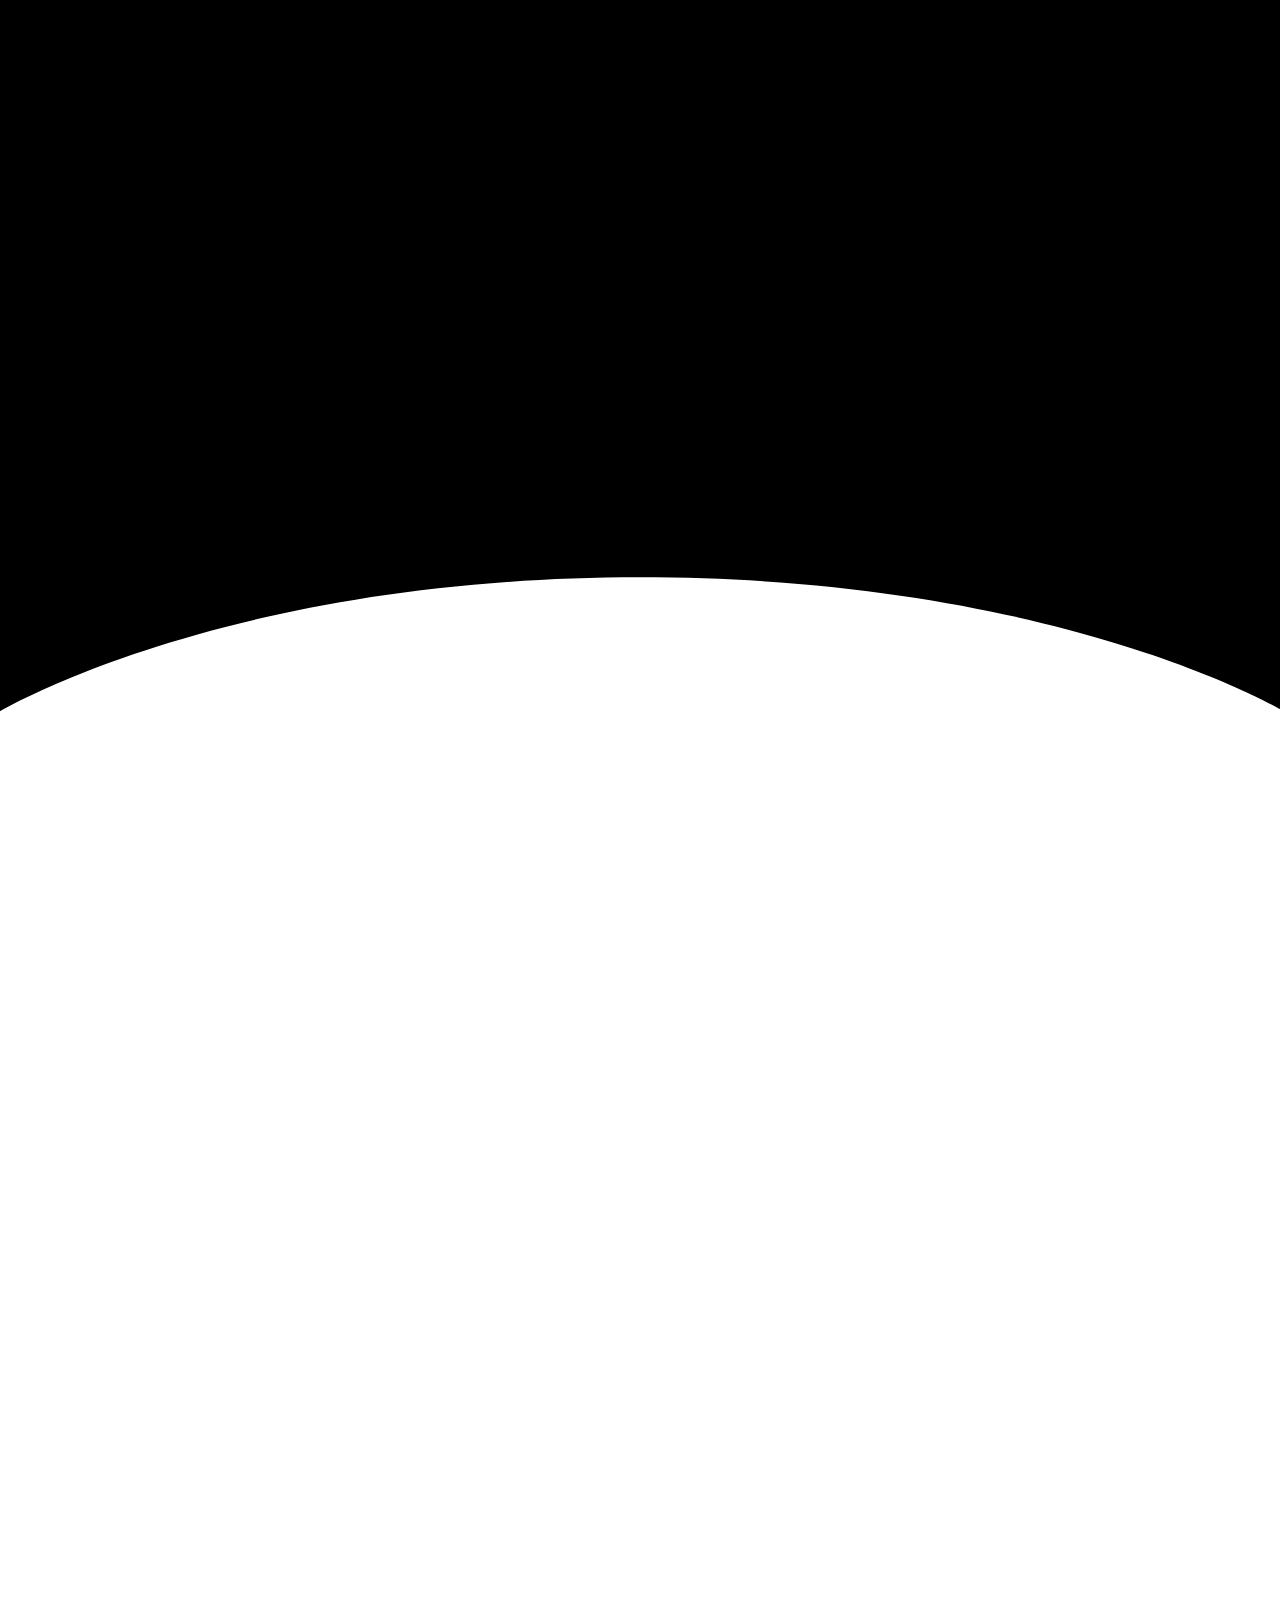
<file: about.html>
<!DOCTYPE html>
<html lang="en">

<head>
  <meta charset="UTF-8">
  <meta http-equiv="X-UA-Compatible" content="IE=edge">
  <meta name="viewport" content="width=device-width, initial-scale=1.0">
  <meta name="description" content="About Urban Craft Collective LLC, a residential remodeling, renovation, and property maintenance company in Kennesaw, Georgia.">
  <title>About | Urban Craft Collective LLC</title>
  <link rel="icon" type="image/svg+xml" href="assets/imgs/logo/favicon.svg">
  <link rel="stylesheet" href="assets/vandor/bootstrap/bootstrap.min.css">
  <link rel="stylesheet" href="assets/vandor/fontawesome/fontawesome-pro.min.css">
  <link rel="stylesheet" href="assets/vandor/swiper/swiper-bundle.min.css">
  <link rel="stylesheet" href="assets/vandor/menu/meanmenu.min.css">
  <link rel="stylesheet" href="assets/vandor/popup/magnific-popup.css">
  <link rel="stylesheet" href="assets/vandor/nice-select/nice-select.css">
  <link rel="stylesheet" href="assets/vandor/odometer/odometer-theme-default.css">
  <link rel="stylesheet" href="assets/css/style.css">
  <link rel="stylesheet" href="assets/css/custom.css">
</head>

<body>
  <div class="loader-wrap">
    <svg viewBox="0 0 1000 1000" preserveAspectRatio="none">
      <path id="svg" d="M0,1005S175,995,500,995s500,5,500,5V0H0Z"></path>
    </svg>
    <div class="loader-wrap-heading">
      <div class="load-text">
        <span>U</span><span>R</span><span>B</span><span>A</span><span>N</span>
      </div>
    </div>
  </div>
  <div class="progress-wrap">
    <svg class="progress-circle svg-content" width="100%" height="100%" viewBox="-1 -1 102 102">
      <path d="M50,1 a49,49 0 0,1 0,98 a49,49 0 0,1 0,-98"></path>
    </svg>
  </div>
  <aside class="fix">
    <div class="side-info-4">
      <div class="offcanvas-4">
        <div class="side-info-content">
          <div class="offset-widget offset-header">
            <div class="offset-logo">
              <a href="index.html"><img class="show-light" src="assets/imgs/logo/logo.svg" alt="Urban Craft Collective"></a>
            </div>
            <h6>Residential remodeling, renovation, and property maintenance.</h6>
            <span class="date">Kennesaw, Georgia</span>
          </div>
          <div class="mobile-menu d-block d-xl-none "></div>
          <div class="offset-widget-box d-none d-xl-grid">
            <div class="contact-meta">
              <div class="contact-item">
                <h6 class="title">Visit</h6>
                <ul class="nav-list">
                  <li>2995 Shirley Dr. NW</li>
                  <li>Kennesaw, GA 30144</li>
                  <li>United States</li>
                </ul>
              </div>
              <div class="contact-item">
                <h6 class="title">Menu</h6>
                <ul class="nav-list">
                  <li><a href="index.html">Home</a></li>
                  <li><a href="about.html">About</a></li>
                  <li><a href="services.html">Services</a></li>
                  <li><a href="projects.html">Projects</a></li>
                  <li><a href="contact.html">Contact</a></li>
                </ul>
              </div>
              <div class="contact-item">
                <h6 class="title">Drop a line</h6>
                <div class="info">
                  <a href="mailto:urbancraftcollective@yahoo.com">urbancraftcollective@yahoo.com</a>
                  <a href="tel:14045522326">404-552-2326</a>
                </div>
              </div>
            </div>
          </div>
          <button id="side-info-4-close" class="side-info-close">Close<i class="fas fa-times"></i></button>
        </div>
      </div>
    </div>
  </aside>

  <div class="has-smooth" id="has_smooth"></div>
  <div id="smooth-wrapper">
    <div id="smooth-content">
      <header class="header-area-2 header-area-7">
        <div class="header-main">
          <div class="container rr-container-1850">
            <div class="header-area-2__inner header-area-7__inner">
              <div class="header__logo">
                <a href="index.html"><img src="assets/imgs/logo/logo-white.svg" class="normal-logo" alt="Urban Craft Collective"></a>
              </div>
              <div class="header__nav-2 header__nav-7">
                <nav class="main-menu">
                  <ul>
                    <li><a href="index.html">Home</a></li>
                    <li><a href="about.html">About</a></li>
                    <li><a href="services.html">Services</a></li>
                    <li><a href="projects.html">Projects</a></li>
                    <li><a href="contact.html">Contact</a></li>
                  </ul>
                </nav>
              </div>
              <div class="header-right">
                <div class="header__navicon">
                  <a class="number" href="tel:14045522326">404-552-2326</a>
                  <div class="side-toggle desktop-button menu-toggle d-none d-xl-block">
                    <a class="bar-icon-2 inner" href="javascript:void(0)"><span></span><span></span><span></span><span></span></a>
                  </div>
                  <div class="side-toggle mobile-button d-lg-block d-xl-none">
                    <a class="bar-icon-2" href="javascript:void(0)"><span></span><span></span><span></span><span></span></a>
                  </div>
                </div>
              </div>
            </div>
          </div>
        </div>
      </header>

      <main>
        <div class="breadcrumb rr-pos-rel">
          <div class="breadcrumb__bg"><img src="assets/imgs/about/breadcrumb.jpg" alt="Residential home"></div>
          <div class="container rr-container-1650">
            <div class="breadcrumb__content">
              <h2 class="breadcrumb__sub-title">Kennesaw, Georgia <br> Metro Atlanta homes</h2>
              <h3 class="breadcrumb__title">About</h3>
            </div>
          </div>
        </div>

        <section class="about-us section-spacing">
          <div class="container rr-container-1650">
            <div class="about-us__inner">
              <h3 class="title">Urban Craft Collective LLC is a residential remodeling, renovation, and property maintenance company specializing in improving, restoring, and maintaining residential properties.</h3>
              <div class="about-us__wrapper">
                <div class="about-us__box">
                  <div class="content">
                    <p class="desc">We take on the work that makes a house easier to live in: remodeling rooms, renovating interiors and exteriors, completing repairs, and keeping properties in good condition. Every project is planned around the people who live there.</p>
                    <div class="author">
                      <h3 class="name">Urban Craft Collective</h3>
                      <span>Kennesaw, Georgia</span>
                    </div>
                  </div>
                </div>
                <div class="about-us__box">
                  <div class="media">
                    <div class="thumb rr-ov-hidden">
                      <img data-speed="0.7" src="assets/imgs/about/about-main.jpg" alt="Residential property">
                    </div>
                    <h3 class="title">The company is committed to delivering quality craftsmanship, dependable service, and customized solutions that enhance the functionality, comfort, and value of every property.</h3>
                    <a href="services.html" class="rr-btn-primary">
                      <span class="text">Explore services </span>
                      <i class="fa-regular fa-arrow-right-long"></i>
                    </a>
                  </div>
                </div>
              </div>
            </div>
          </div>
        </section>

        <section class="awarded">
          <div class="awarded__inner has--border">
            <div class="awarded__content">
              <div class="awarded-title__wrapper">
                <h2 class="sub-title">Commitments</h2>
                <h3 class="title">What we bring to <br> every property</h3>
              </div>
              <div class="awarded__wrapper">
                <div class="awarded__item">
                  <h3 class="title">Quality craftsmanship <span>Build</span></h3>
                </div>
                <div class="awarded__item">
                  <h3 class="title">Dependable service <span>Care</span></h3>
                </div>
                <div class="awarded__item">
                  <h3 class="title">Customized solutions <span>Plan</span></h3>
                </div>
                <div class="awarded__item">
                  <h3 class="title">Lasting home value <span>Finish</span></h3>
                </div>
              </div>
              <p class="dedication">From a single repair to a full remodel, we keep the work practical, well coordinated, and finished to a standard you can live with every day.</p>
            </div>
            <div class="awarded__media">
              <img src="assets/imgs/about/about-service.jpg" alt="Interior living space">
            </div>
          </div>
        </section>

        <section class="experience-4">
          <div class="experience-4__inner">
            <div class="container rr-container-1820">
              <div class="experience-4-wrapper">
                <div class="experience-4__box">
                  <div class="section-title-4__wrapper fade-anim">
                    <h2 class="sub-title">SERVICE AREA</h2>
                    <h2 class="title rr_title_anim">Based in Kennesaw, <br><span>serving Metro Atlanta homes</span></h2>
                  </div>
                </div>
                <div class="experience-4__box">
                  <div class="experience-4__content">
                    <p class="desc">We work with homeowners who want clear communication, careful workmanship, and a contractor who treats the property as a home, not a job site to rush through.</p>
                    <div class="experience-4__wrapper">
                      <div class="experience-4__item">
                        <h2 class="title static-stat">Homes</h2>
                        <h3 class="sub-title">Residential focus</h3>
                      </div>
                      <div class="experience-4__item">
                        <h2 class="title static-stat">Local</h2>
                        <h3 class="sub-title">Kennesaw, GA 30144</h3>
                      </div>
                      <div class="experience-4__item">
                        <h2 class="title static-stat">Full</h2>
                        <h3 class="sub-title">Remodel to maintenance</h3>
                      </div>
                      <div class="experience-4__item">
                        <h2 class="title static-stat">One</h2>
                        <h3 class="sub-title">Point of contact</h3>
                      </div>
                    </div>
                  </div>
                </div>
              </div>
            </div>
          </div>
        </section>

        <section class="call-to-action">
          <div class="call-to-action__inner rr-ov-hidden">
            <div class="media rr-ov-hidden" data-speed="0.7">
              <img src="assets/imgs/cta/cta.jpg" alt="Interior renovation">
            </div>
            <div class="section-title-4__wrapper">
              <h2 class="sub-title">GET IN TOUCH</h2>
              <h2 class="title rr_title_anim">TELL US ABOUT THE HOME <br>AND THE WORK YOU NEED
              </h2>
            </div>
          </div>
        </section>
      </main>

      <footer class="footer-4 theme-bg-primary">
        <div class="container rr-container-1820">
          <div class="footer-4__inner">
            <div class="footer-4__wrapper">
              <div class="footer-widget-box">
                <div class="content">
                  <h3 class="title">Let’s work together</h3>
                  <div class="info">
                    <a href="tel:14045522326">404-552-2326</a>
                    <a href="mailto:urbancraftcollective@yahoo.com">urbancraftcollective@yahoo.com</a>
                    <a href="https://maps.google.com/?q=2995+Shirley+Dr+NW,+Kennesaw,+GA+30144" target="_blank" rel="noopener">2995 Shirley Dr. NW,<br>Kennesaw, GA 30144</a>
                  </div>
                </div>
              </div>
              <div class="footer-widget-box">
                <h2 class="title">START A PROJECT</h2>
                <div class="newsletter">
                  <p class="desc" style="color:#fff;opacity:.7;max-width:280px;">Tell us about the home, the rooms, and the work you need done.</p>
                  <a href="contact.html" class="rr-btn-primary" style="margin-top:20px;">
                    <span class="text">Contact us</span>
                    <i class="fa-solid fa-arrow-right"></i>
                  </a>
                </div>
              </div>
              <div class="footer-widget-box">
                <h2 class="title">Quick Links</h2>
                <ul class="footer-nav-list">
                  <li><a href="about.html" data-text="About"><span>About</span></a></li>
                  <li><a href="services.html" data-text="Services"><span>Services</span></a></li>
                  <li><a href="projects.html" data-text="Projects"><span>Projects</span></a></li>
                  <li><a href="contact.html" data-text="Contact"><span>Contact</span></a></li>
                </ul>
              </div>
              <div class="footer-widget-box">
                <h2 class="title">Company</h2>
                <ul class="footer-nav-list">
                  <li><span>Urban Craft Collective LLC</span></li>
                  <li><span>United States</span></li>
                  <li><a href="tel:14045522326" data-text="Call"><span>404-552-2326</span></a></li>
                </ul>
              </div>
            </div>
            <div class="copyright">
              <div class="copyright__logo">
                <img src="assets/imgs/logo/logo-white.svg" alt="Urban Craft Collective">
              </div>
              <ul class="copyright__menu">
                <li><a href="contact.html">Get in touch</a></li>
              </ul>
              <p class="copyright__text">Urban Craft Collective LLC © 2026. All Rights Reserved.</p>
            </div>
          </div>
        </div>
      </footer>
    </div>
  </div>

  <script src="assets/vandor/jquery/jquery.js"></script>
  <script src="assets/vandor/bootstrap/bootstrap.bundle.min.js"></script>
  <script src="assets/vandor/popup/jquery.magnific-popup.min.js"></script>
  <script src="assets/vandor/swiper/swiper-bundle.min.js"></script>
  <script src="assets/vandor/gsap/gsap.min.js"></script>
  <script src="assets/vandor/gsap/ScrollSmoother.min.js"></script>
  <script src="assets/vandor/gsap/ScrollTrigger.min.js"></script>
  <script src="assets/vandor/gsap/SplitText.min.js"></script>
  <script src="assets/vandor/gsap/SplitType.js"></script>
  <script src="assets/vandor/gsap/customEase.js"></script>
  <script src="assets/vandor/menu/jquery.meanmenu.min.js"></script>
  <script src="assets/vandor/backtop/backToTop.js"></script>
  <script src="assets/vandor/nice-select/nice-select.js"></script>
  <script src="assets/vandor/odometer/odometer.min.js"></script>
  <script src="assets/vandor/odometer/waypoints.min.js"></script>
  <script src="assets/vandor/isotope/imagesloaded.pkgd.min.js"></script>
  <script src="assets/vandor/isotope/isotope.pkgd.min.js"></script>
  <script src="assets/vandor/magnific/magnific-popup.min.js"></script>
  <script src="assets/vandor/common-js/common.js"></script>
  <script src="assets/js/main.js"></script>
</body>

</html>
</file>
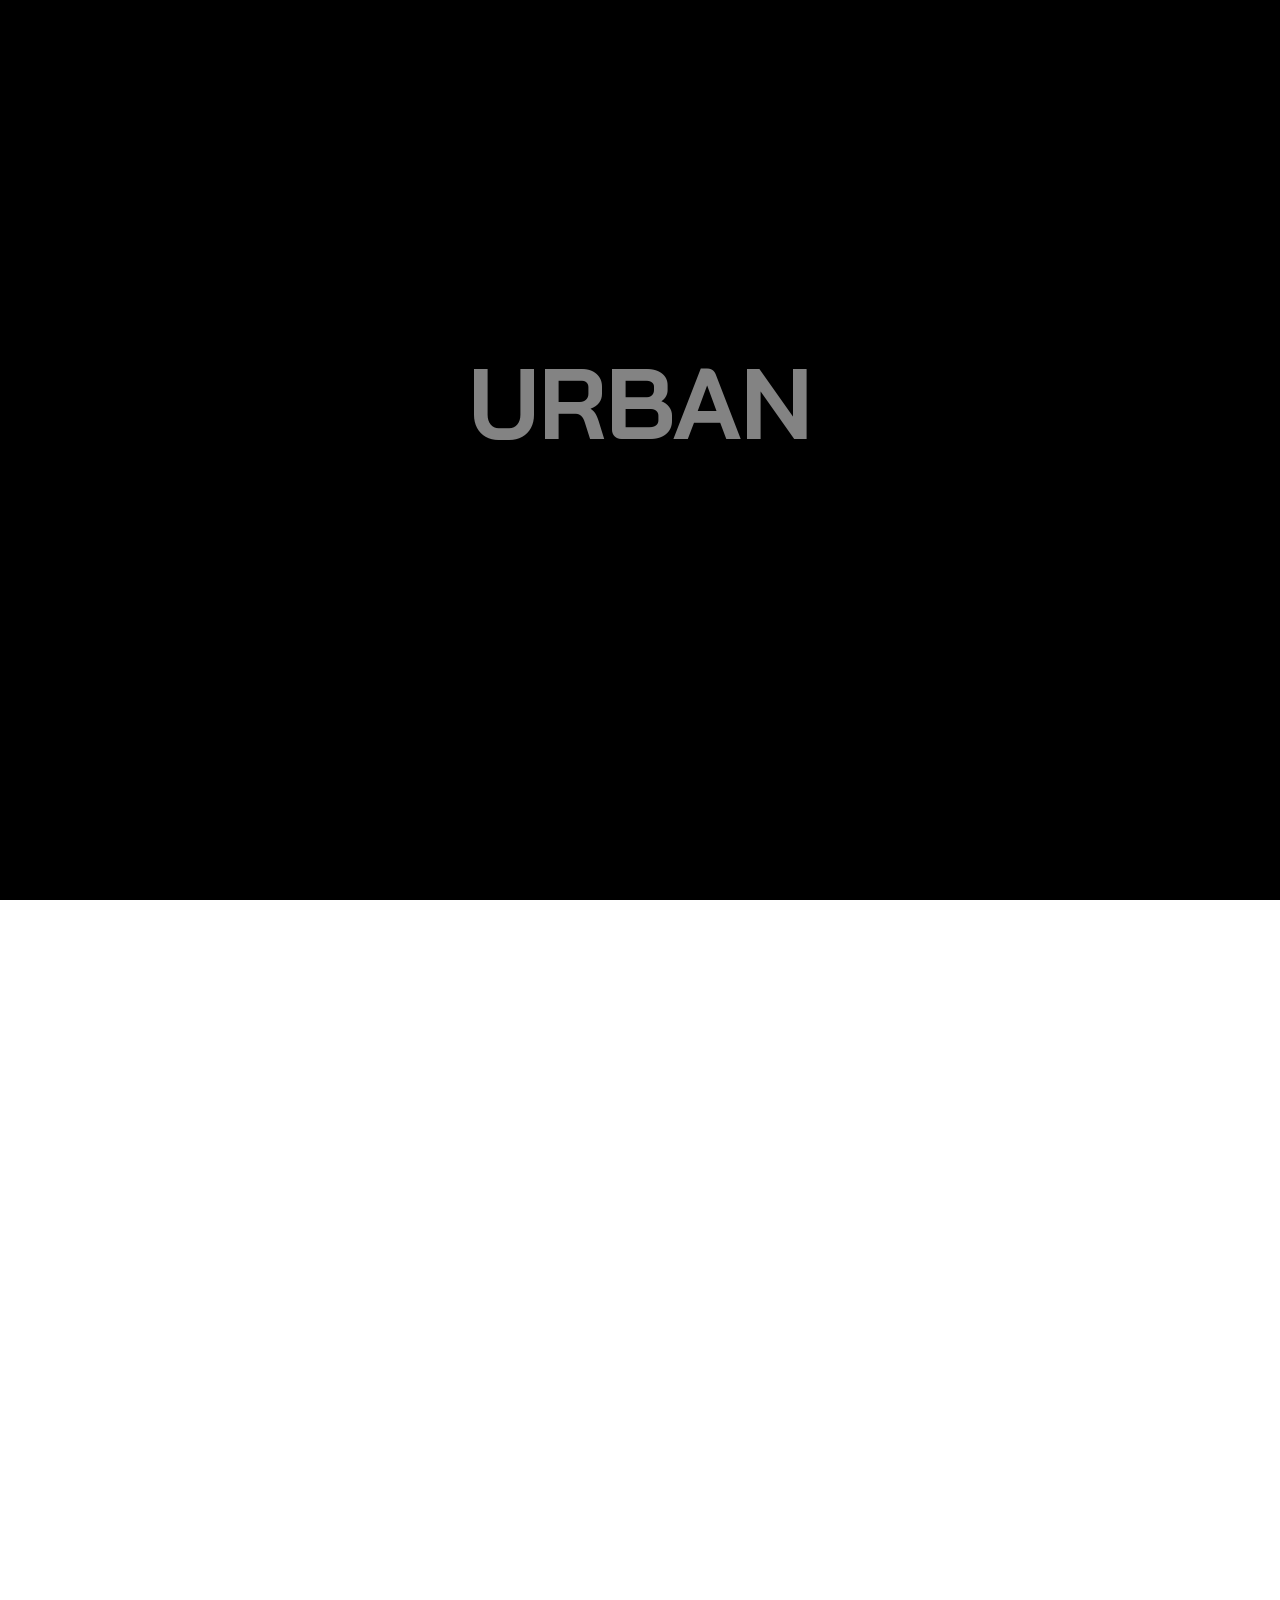
<file: contact.html>
<!DOCTYPE html>
<html lang="en">

<head>
  <meta charset="UTF-8">
  <meta http-equiv="X-UA-Compatible" content="IE=edge">
  <meta name="viewport" content="width=device-width, initial-scale=1.0">
  <meta name="description" content="Contact Urban Craft Collective LLC in Kennesaw, Georgia for remodeling, renovation, repairs, and property maintenance.">
  <title>Contact | Urban Craft Collective LLC</title>
  <link rel="icon" type="image/svg+xml" href="assets/imgs/logo/favicon.svg">
  <link rel="stylesheet" href="assets/vandor/bootstrap/bootstrap.min.css">
  <link rel="stylesheet" href="assets/vandor/fontawesome/fontawesome-pro.min.css">
  <link rel="stylesheet" href="assets/vandor/swiper/swiper-bundle.min.css">
  <link rel="stylesheet" href="assets/vandor/menu/meanmenu.min.css">
  <link rel="stylesheet" href="assets/vandor/popup/magnific-popup.css">
  <link rel="stylesheet" href="assets/vandor/nice-select/nice-select.css">
  <link rel="stylesheet" href="assets/css/style.css">
  <link rel="stylesheet" href="assets/css/custom.css">
</head>

<body>
  <div class="loader-wrap">
    <svg viewBox="0 0 1000 1000" preserveAspectRatio="none">
      <path id="svg" d="M0,1005S175,995,500,995s500,5,500,5V0H0Z"></path>
    </svg>
    <div class="loader-wrap-heading">
      <div class="load-text">
        <span>U</span><span>R</span><span>B</span><span>A</span><span>N</span>
      </div>
    </div>
  </div>
  <div class="progress-wrap">
    <svg class="progress-circle svg-content" width="100%" height="100%" viewBox="-1 -1 102 102">
      <path d="M50,1 a49,49 0 0,1 0,98 a49,49 0 0,1 0,-98"></path>
    </svg>
  </div>
  <aside class="fix">
    <div class="side-info-4">
      <div class="offcanvas-4">
        <div class="side-info-content">
          <div class="offset-widget offset-header">
            <div class="offset-logo">
              <a href="index.html"><img class="show-light" src="assets/imgs/logo/logo.svg" alt="Urban Craft Collective"></a>
            </div>
            <h6>Residential remodeling, renovation, and property maintenance.</h6>
            <span class="date">Kennesaw, Georgia</span>
          </div>
          <div class="mobile-menu d-block d-xl-none "></div>
          <div class="offset-widget-box d-none d-xl-grid">
            <div class="contact-meta">
              <div class="contact-item">
                <h6 class="title">Visit</h6>
                <ul class="nav-list">
                  <li>2995 Shirley Dr. NW</li>
                  <li>Kennesaw, GA 30144</li>
                  <li>United States</li>
                </ul>
              </div>
              <div class="contact-item">
                <h6 class="title">Menu</h6>
                <ul class="nav-list">
                  <li><a href="index.html">Home</a></li>
                  <li><a href="about.html">About</a></li>
                  <li><a href="services.html">Services</a></li>
                  <li><a href="projects.html">Projects</a></li>
                  <li><a href="contact.html">Contact</a></li>
                </ul>
              </div>
              <div class="contact-item">
                <h6 class="title">Drop a line</h6>
                <div class="info">
                  <a href="mailto:urbancraftcollective@yahoo.com">urbancraftcollective@yahoo.com</a>
                  <a href="tel:14045522326">404-552-2326</a>
                </div>
              </div>
            </div>
          </div>
          <button id="side-info-4-close" class="side-info-close">Close<i class="fas fa-times"></i></button>
        </div>
      </div>
    </div>
  </aside>

  <div class="has-smooth" id="has_smooth"></div>
  <div id="smooth-wrapper">
    <div id="smooth-content">
      <header class="header-area-2 header-area-7">
        <div class="header-main">
          <div class="container rr-container-1850">
            <div class="header-area-2__inner header-area-7__inner">
              <div class="header__logo">
                <a href="index.html"><img src="assets/imgs/logo/logo-white.svg" class="normal-logo" alt="Urban Craft Collective"></a>
              </div>
              <div class="header__nav-2 header__nav-7">
                <nav class="main-menu">
                  <ul>
                    <li><a href="index.html">Home</a></li>
                    <li><a href="about.html">About</a></li>
                    <li><a href="services.html">Services</a></li>
                    <li><a href="projects.html">Projects</a></li>
                    <li><a href="contact.html">Contact</a></li>
                  </ul>
                </nav>
              </div>
              <div class="header-right">
                <div class="header__navicon">
                  <a class="number" href="tel:14045522326">404-552-2326</a>
                  <div class="side-toggle desktop-button menu-toggle d-none d-xl-block">
                    <a class="bar-icon-2 inner" href="javascript:void(0)"><span></span><span></span><span></span><span></span></a>
                  </div>
                  <div class="side-toggle mobile-button d-lg-block d-xl-none">
                    <a class="bar-icon-2" href="javascript:void(0)"><span></span><span></span><span></span><span></span></a>
                  </div>
                </div>
              </div>
            </div>
          </div>
        </div>
      </header>

      <main>
        <div class="breadcrumb rr-pos-rel">
          <div class="breadcrumb__bg"><img src="assets/imgs/about/contact-breadcrumb.jpg" alt="Residential interior"></div>
          <div class="container rr-container-1650">
            <div class="breadcrumb__content">
              <h2 class="breadcrumb__sub-title">Kennesaw, Georgia</h2>
              <h2 class="breadcrumb__title">Contact</h2>
            </div>
          </div>
        </div>

        <div class="contact-area-contact-page section-spacing-bottom">
          <div class="container rr-container-1650">
            <div class="contact-area-contact-page-inner">
              <div class="section-content-wrapper fade-anim">
                <div class="section-content">
                  <div class="contact-mail">
                    <p class="title">Get in touch</p>
                    <p class="text">Tell us about the property and the work you need. We will follow up to schedule a conversation.
                      <br>
                      <a href="mailto:urbancraftcollective@yahoo.com">urbancraftcollective@yahoo.com</a>
                    </p>
                  </div>
                  <div class="contact-social">
                    <p class="title">Call</p>
                    <div class="social-links">
                      <a href="tel:14045522326">404-552-2326</a>
                    </div>
                  </div>
                </div>
                <div class="contact-wrap">
                  <form id="contact__form" action="https://formsubmit.co/urbancraftcollective@yahoo.com" method="POST">
                    <input type="hidden" name="_captcha" value="false">
                    <input type="hidden" name="_subject" value="New project inquiry from Urban Craft Collective website">
                    <input type="hidden" name="_template" value="table">
                    <div class="contact-formwrap">
                      <div class="contact-formfield">
                        <input type="text" name="name" id="name2" placeholder="Name*" required>
                      </div>
                      <div class="contact-formfield">
                        <input type="email" name="email" id="email2" placeholder="Email*" required>
                      </div>
                      <div class="contact-formfield">
                        <input type="tel" name="phone" id="phone" placeholder="Phone*" required>
                      </div>
                      <div class="contact-formfield">
                        <select name="project_type" id="project_type" required>
                          <option value="" disabled selected>Project type*</option>
                          <option value="Home Remodeling">Home Remodeling</option>
                          <option value="Interior Renovations">Interior Renovations</option>
                          <option value="Exterior Renovations">Exterior Renovations</option>
                          <option value="Repairs">Repairs</option>
                          <option value="Property Improvements">Property Improvements</option>
                          <option value="General Maintenance">General Maintenance</option>
                          <option value="Project Management">Project Management</option>
                        </select>
                      </div>
                      <div class="contact-formfield message">
                        <input type="text" name="message" id="message" placeholder="Message*" required>
                      </div>
                    </div>
                    <div class="submit-btn">
                      <button type="submit" class="rr-btn-primary">
                        <span class="text">Submit now </span>
                        <i class="fa-solid fa-arrow-right-long"></i>
                      </button>
                    </div>
                    <div id="response-message"></div>
                  </form>
                </div>
              </div>
            </div>
          </div>
        </div>

        <section class="contact-info section-spacing-bottom">
          <div class="container rr-container-1650">
            <div class="contact-info__inner">
              <div class="contact-info__item">
                <h2 class="sub-title">Office</h2>
              </div>
              <div class="contact-info__item">
                <h3 class="title">Kennesaw</h3>
                <p>2995 Shirley Dr. NW<br>Kennesaw, GA 30144<br>United States</p>
                <a class="contact" href="tel:14045522326">404-552-2326</a>
                <a href="mailto:urbancraftcollective@yahoo.com">urbancraftcollective@yahoo.com</a>
              </div>
              <div class="contact-info__item">
                <h3 class="title">Hours</h3>
                <p>By appointment<br>Residential remodeling, renovation,<br>and property maintenance</p>
                <a class="contact" href="https://maps.google.com/?q=2995+Shirley+Dr+NW,+Kennesaw,+GA+30144" target="_blank" rel="noopener">Get directions</a>
              </div>
            </div>
          </div>
        </section>

        <div class="container rr-container-1650 section-spacing-bottom">
          <iframe class="contact-map" title="Map of 2995 Shirley Dr. NW, Kennesaw, GA" src="https://maps.google.com/maps?q=2995%20Shirley%20Dr%20NW%2C%20Kennesaw%2C%20GA%2030144&amp;t=&amp;z=15&amp;ie=UTF8&amp;iwloc=&amp;output=embed" loading="lazy"></iframe>
        </div>
      </main>

      <footer class="footer-4 theme-bg-primary">
        <div class="container rr-container-1820">
          <div class="footer-4__inner">
            <div class="footer-4__wrapper">
              <div class="footer-widget-box">
                <div class="content">
                  <h3 class="title">Let’s work together</h3>
                  <div class="info">
                    <a href="tel:14045522326">404-552-2326</a>
                    <a href="mailto:urbancraftcollective@yahoo.com">urbancraftcollective@yahoo.com</a>
                    <a href="https://maps.google.com/?q=2995+Shirley+Dr+NW,+Kennesaw,+GA+30144" target="_blank" rel="noopener">2995 Shirley Dr. NW,<br>Kennesaw, GA 30144</a>
                  </div>
                </div>
              </div>
              <div class="footer-widget-box">
                <h2 class="title">START A PROJECT</h2>
                <div class="newsletter">
                  <p class="desc" style="color:#fff;opacity:.7;max-width:280px;">Tell us about the home, the rooms, and the work you need done.</p>
                  <a href="contact.html" class="rr-btn-primary" style="margin-top:20px;">
                    <span class="text">Contact us</span>
                    <i class="fa-solid fa-arrow-right"></i>
                  </a>
                </div>
              </div>
              <div class="footer-widget-box">
                <h2 class="title">Quick Links</h2>
                <ul class="footer-nav-list">
                  <li><a href="about.html" data-text="About"><span>About</span></a></li>
                  <li><a href="services.html" data-text="Services"><span>Services</span></a></li>
                  <li><a href="projects.html" data-text="Projects"><span>Projects</span></a></li>
                  <li><a href="contact.html" data-text="Contact"><span>Contact</span></a></li>
                </ul>
              </div>
              <div class="footer-widget-box">
                <h2 class="title">Company</h2>
                <ul class="footer-nav-list">
                  <li><span>Urban Craft Collective LLC</span></li>
                  <li><span>United States</span></li>
                  <li><a href="tel:14045522326" data-text="Call"><span>404-552-2326</span></a></li>
                </ul>
              </div>
            </div>
            <div class="copyright">
              <div class="copyright__logo">
                <img src="assets/imgs/logo/logo-white.svg" alt="Urban Craft Collective">
              </div>
              <ul class="copyright__menu">
                <li><a href="contact.html">Get in touch</a></li>
              </ul>
              <p class="copyright__text">Urban Craft Collective LLC © 2026. All Rights Reserved.</p>
            </div>
          </div>
        </div>
      </footer>
    </div>
  </div>

  <script src="assets/vandor/jquery/jquery.js"></script>
  <script src="assets/vandor/bootstrap/bootstrap.bundle.min.js"></script>
  <script src="assets/vandor/popup/jquery.magnific-popup.min.js"></script>
  <script src="assets/vandor/swiper/swiper-bundle.min.js"></script>
  <script src="assets/vandor/gsap/gsap.min.js"></script>
  <script src="assets/vandor/gsap/ScrollSmoother.min.js"></script>
  <script src="assets/vandor/gsap/ScrollTrigger.min.js"></script>
  <script src="assets/vandor/gsap/SplitText.min.js"></script>
  <script src="assets/vandor/gsap/SplitType.js"></script>
  <script src="assets/vandor/gsap/customEase.js"></script>
  <script src="assets/vandor/menu/jquery.meanmenu.min.js"></script>
  <script src="assets/vandor/backtop/backToTop.js"></script>
  <script src="assets/vandor/nice-select/nice-select.js"></script>
  <script src="assets/vandor/odometer/odometer.min.js"></script>
  <script src="assets/vandor/odometer/waypoints.min.js"></script>
  <script src="assets/vandor/isotope/imagesloaded.pkgd.min.js"></script>
  <script src="assets/vandor/isotope/isotope.pkgd.min.js"></script>
  <script src="assets/vandor/magnific/magnific-popup.min.js"></script>
  <script src="assets/vandor/common-js/common.js"></script>
  <script src="assets/js/main.js"></script>
</body>

</html>
</file>
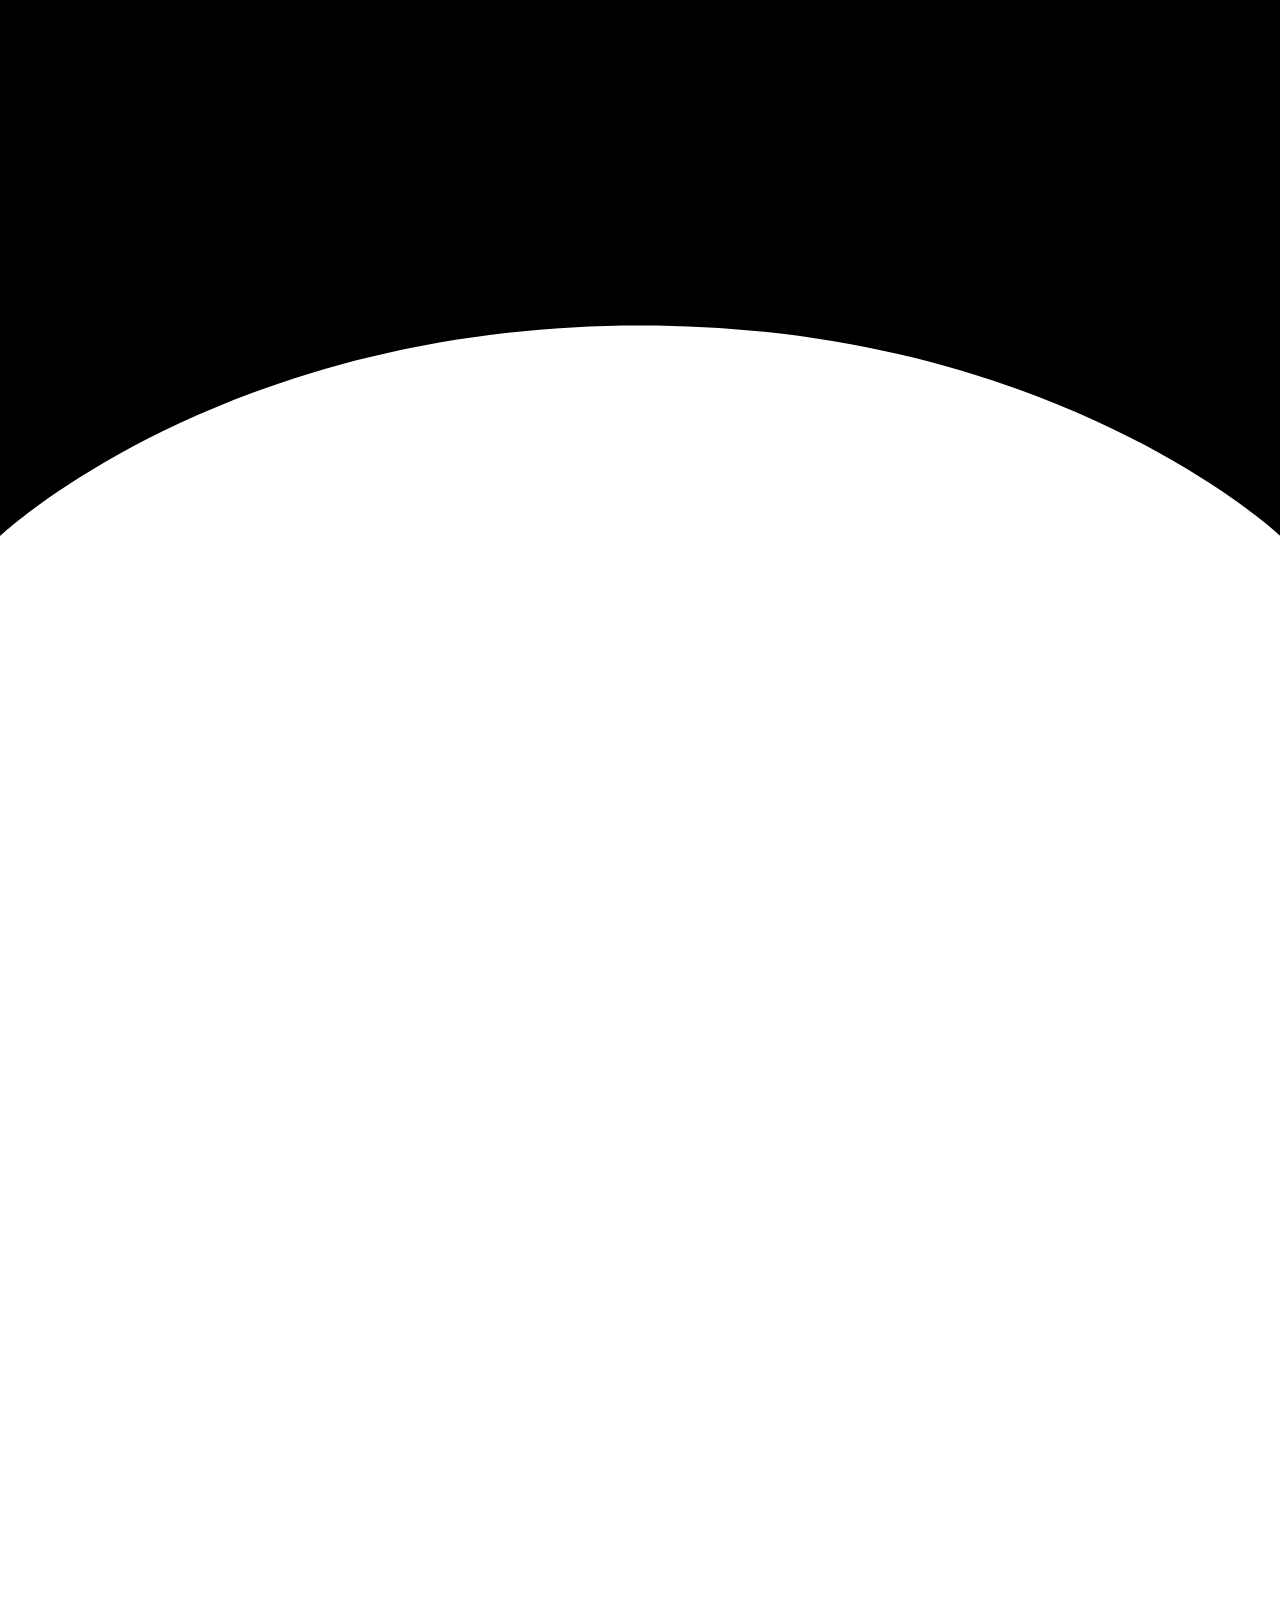
<file: projects.html>
<!DOCTYPE html>
<html lang="en">

<head>
  <meta charset="UTF-8">
  <meta http-equiv="X-UA-Compatible" content="IE=edge">
  <meta name="viewport" content="width=device-width, initial-scale=1.0">
  <meta name="description" content="Representative residential remodeling and renovation work from Urban Craft Collective LLC in Kennesaw, Georgia.">
  <title>Projects | Urban Craft Collective LLC</title>
  <link rel="icon" type="image/svg+xml" href="assets/imgs/logo/favicon.svg">
  <link rel="stylesheet" href="assets/vandor/bootstrap/bootstrap.min.css">
  <link rel="stylesheet" href="assets/vandor/fontawesome/fontawesome-pro.min.css">
  <link rel="stylesheet" href="assets/vandor/swiper/swiper-bundle.min.css">
  <link rel="stylesheet" href="assets/vandor/menu/meanmenu.min.css">
  <link rel="stylesheet" href="assets/vandor/popup/magnific-popup.css">
  <link rel="stylesheet" href="assets/vandor/nice-select/nice-select.css">
  <link rel="stylesheet" href="assets/vandor/odometer/odometer-theme-default.css">
  <link rel="stylesheet" href="assets/css/style.css">
  <link rel="stylesheet" href="assets/css/custom.css">
</head>

<body>
  <div class="loader-wrap">
    <svg viewBox="0 0 1000 1000" preserveAspectRatio="none">
      <path id="svg" d="M0,1005S175,995,500,995s500,5,500,5V0H0Z"></path>
    </svg>
    <div class="loader-wrap-heading">
      <div class="load-text">
        <span>U</span><span>R</span><span>B</span><span>A</span><span>N</span>
      </div>
    </div>
  </div>
  <div class="progress-wrap">
    <svg class="progress-circle svg-content" width="100%" height="100%" viewBox="-1 -1 102 102">
      <path d="M50,1 a49,49 0 0,1 0,98 a49,49 0 0,1 0,-98"></path>
    </svg>
  </div>
  <aside class="fix">
    <div class="side-info-4">
      <div class="offcanvas-4">
        <div class="side-info-content">
          <div class="offset-widget offset-header">
            <div class="offset-logo">
              <a href="index.html"><img class="show-light" src="assets/imgs/logo/logo.svg" alt="Urban Craft Collective"></a>
            </div>
            <h6>Residential remodeling, renovation, and property maintenance.</h6>
            <span class="date">Kennesaw, Georgia</span>
          </div>
          <div class="mobile-menu d-block d-xl-none "></div>
          <div class="offset-widget-box d-none d-xl-grid">
            <div class="contact-meta">
              <div class="contact-item">
                <h6 class="title">Visit</h6>
                <ul class="nav-list">
                  <li>2995 Shirley Dr. NW</li>
                  <li>Kennesaw, GA 30144</li>
                  <li>United States</li>
                </ul>
              </div>
              <div class="contact-item">
                <h6 class="title">Menu</h6>
                <ul class="nav-list">
                  <li><a href="index.html">Home</a></li>
                  <li><a href="about.html">About</a></li>
                  <li><a href="services.html">Services</a></li>
                  <li><a href="projects.html">Projects</a></li>
                  <li><a href="contact.html">Contact</a></li>
                </ul>
              </div>
              <div class="contact-item">
                <h6 class="title">Drop a line</h6>
                <div class="info">
                  <a href="mailto:urbancraftcollective@yahoo.com">urbancraftcollective@yahoo.com</a>
                  <a href="tel:14045522326">404-552-2326</a>
                </div>
              </div>
            </div>
          </div>
          <button id="side-info-4-close" class="side-info-close">Close<i class="fas fa-times"></i></button>
        </div>
      </div>
    </div>
  </aside>

  <div class="has-smooth" id="has_smooth"></div>
  <div id="smooth-wrapper">
    <div id="smooth-content">
      <header class="header-area-2 header-area-7">
        <div class="header-main">
          <div class="container rr-container-1850">
            <div class="header-area-2__inner header-area-7__inner">
              <div class="header__logo">
                <a href="index.html"><img src="assets/imgs/logo/logo-white.svg" class="normal-logo" alt="Urban Craft Collective"></a>
              </div>
              <div class="header__nav-2 header__nav-7">
                <nav class="main-menu">
                  <ul>
                    <li><a href="index.html">Home</a></li>
                    <li><a href="about.html">About</a></li>
                    <li><a href="services.html">Services</a></li>
                    <li><a href="projects.html">Projects</a></li>
                    <li><a href="contact.html">Contact</a></li>
                  </ul>
                </nav>
              </div>
              <div class="header-right">
                <div class="header__navicon">
                  <a class="number" href="tel:14045522326">404-552-2326</a>
                  <div class="side-toggle desktop-button menu-toggle d-none d-xl-block">
                    <a class="bar-icon-2 inner" href="javascript:void(0)"><span></span><span></span><span></span><span></span></a>
                  </div>
                  <div class="side-toggle mobile-button d-lg-block d-xl-none">
                    <a class="bar-icon-2" href="javascript:void(0)"><span></span><span></span><span></span><span></span></a>
                  </div>
                </div>
              </div>
            </div>
          </div>
        </div>
      </header>

      <main>
        <div class="breadcrumb rr-pos-rel">
          <div class="breadcrumb__bg"><img src="assets/imgs/projects/whole-home.jpg" alt="Residential home"></div>
          <div class="container rr-container-1650">
            <div class="breadcrumb__content">
              <h2 class="breadcrumb__sub-title">Representative work <br> across the home</h2>
              <h2 class="breadcrumb__title">Projects</h2>
            </div>
          </div>
        </div>

        <section class="projects section-spacing">
          <div class="projects__inner">
            <div class="container rr-container-1650">
              <p class="projects__note">Photos below show the kinds of residential remodeling and renovation we take on. They are representative of the work, not a claimed client portfolio.</p>
              <div class="projects__wrapper has--portfolio">
                <div class="projects__item">
                  <div class="projects__content">
                    <div class="text">
                      <h2 class="sub-title">Remodeling</h2>
                      <h3 class="title"><a href="contact.html">Kitchen Remodel</a></h3>
                    </div>
                    <div class="projects__info">
                      <div class="projects__box">
                        <span class="sub-title">Type</span>
                        <h3 class="title">Interior</h3>
                      </div>
                      <div class="projects__box">
                        <span class="sub-title">Location</span>
                        <h3 class="title">Metro Atlanta</h3>
                      </div>
                    </div>
                  </div>
                  <a href="contact.html" class="projects__media rr-ov-hidden">
                    <img data-speed="0.7" src="assets/imgs/projects/kitchen.jpg" alt="Kitchen remodel example">
                  </a>
                </div>
                <div class="projects__item">
                  <div class="projects__content">
                    <div class="text">
                      <h2 class="sub-title">Renovation</h2>
                      <h3 class="title"><a href="contact.html">Bath Renovation</a></h3>
                    </div>
                    <div class="projects__info">
                      <div class="projects__box">
                        <span class="sub-title">Type</span>
                        <h3 class="title">Interior</h3>
                      </div>
                      <div class="projects__box">
                        <span class="sub-title">Location</span>
                        <h3 class="title">Metro Atlanta</h3>
                      </div>
                    </div>
                  </div>
                  <a href="contact.html" class="projects__media rr-ov-hidden">
                    <img data-speed="0.7" src="assets/imgs/projects/bathroom.jpg" alt="Bathroom renovation example">
                  </a>
                </div>
                <div class="projects__item">
                  <div class="projects__content">
                    <div class="text">
                      <h2 class="sub-title">Interior</h2>
                      <h3 class="title"><a href="contact.html">Living Spaces</a></h3>
                    </div>
                    <div class="projects__info">
                      <div class="projects__box">
                        <span class="sub-title">Type</span>
                        <h3 class="title">Interior</h3>
                      </div>
                      <div class="projects__box">
                        <span class="sub-title">Location</span>
                        <h3 class="title">Metro Atlanta</h3>
                      </div>
                    </div>
                  </div>
                  <a href="contact.html" class="projects__media rr-ov-hidden">
                    <img data-speed="0.7" src="assets/imgs/projects/living.jpg" alt="Living space renovation example">
                  </a>
                </div>
                <div class="projects__item">
                  <div class="projects__content">
                    <div class="text">
                      <h2 class="sub-title">Exterior</h2>
                      <h3 class="title"><a href="contact.html">Exterior Refresh</a></h3>
                    </div>
                    <div class="projects__info">
                      <div class="projects__box">
                        <span class="sub-title">Type</span>
                        <h3 class="title">Exterior</h3>
                      </div>
                      <div class="projects__box">
                        <span class="sub-title">Location</span>
                        <h3 class="title">Kennesaw</h3>
                      </div>
                    </div>
                  </div>
                  <a href="contact.html" class="projects__media rr-ov-hidden">
                    <img data-speed="0.7" src="assets/imgs/projects/exterior.jpg" alt="Exterior renovation example">
                  </a>
                </div>
                <div class="projects__item">
                  <div class="projects__content">
                    <div class="text">
                      <h2 class="sub-title">Outdoor</h2>
                      <h3 class="title"><a href="contact.html">Deck &amp; Outdoor Living</a></h3>
                    </div>
                    <div class="projects__info">
                      <div class="projects__box">
                        <span class="sub-title">Type</span>
                        <h3 class="title">Exterior</h3>
                      </div>
                      <div class="projects__box">
                        <span class="sub-title">Location</span>
                        <h3 class="title">Metro Atlanta</h3>
                      </div>
                    </div>
                  </div>
                  <a href="contact.html" class="projects__media rr-ov-hidden">
                    <img data-speed="0.7" src="assets/imgs/projects/deck.jpg" alt="Deck and outdoor living example">
                  </a>
                </div>
                <div class="projects__item">
                  <div class="projects__content">
                    <div class="text">
                      <h2 class="sub-title">Whole home</h2>
                      <h3 class="title"><a href="contact.html">Whole-Home Updates</a></h3>
                    </div>
                    <div class="projects__info">
                      <div class="projects__box">
                        <span class="sub-title">Type</span>
                        <h3 class="title">Remodel</h3>
                      </div>
                      <div class="projects__box">
                        <span class="sub-title">Location</span>
                        <h3 class="title">Metro Atlanta</h3>
                      </div>
                    </div>
                  </div>
                  <a href="contact.html" class="projects__media rr-ov-hidden">
                    <img data-speed="0.7" src="assets/imgs/projects/whole-home.jpg" alt="Whole-home renovation example">
                  </a>
                </div>
                <div class="projects__item">
                  <div class="projects__content">
                    <div class="text">
                      <h2 class="sub-title">Interior</h2>
                      <h3 class="title"><a href="contact.html">Bedroom Suites</a></h3>
                    </div>
                    <div class="projects__info">
                      <div class="projects__box">
                        <span class="sub-title">Type</span>
                        <h3 class="title">Interior</h3>
                      </div>
                      <div class="projects__box">
                        <span class="sub-title">Location</span>
                        <h3 class="title">Metro Atlanta</h3>
                      </div>
                    </div>
                  </div>
                  <a href="contact.html" class="projects__media rr-ov-hidden">
                    <img data-speed="0.7" src="assets/imgs/projects/bedroom.jpg" alt="Bedroom renovation example">
                  </a>
                </div>
                <div class="projects__item">
                  <div class="projects__content">
                    <div class="text">
                      <h2 class="sub-title">Interior</h2>
                      <h3 class="title"><a href="contact.html">Comfortable Living Rooms</a></h3>
                    </div>
                    <div class="projects__info">
                      <div class="projects__box">
                        <span class="sub-title">Type</span>
                        <h3 class="title">Interior</h3>
                      </div>
                      <div class="projects__box">
                        <span class="sub-title">Location</span>
                        <h3 class="title">Kennesaw</h3>
                      </div>
                    </div>
                  </div>
                  <a href="contact.html" class="projects__media rr-ov-hidden">
                    <img data-speed="0.7" src="assets/imgs/projects/entry.jpg" alt="Living room renovation example">
                  </a>
                </div>
              </div>
            </div>
          </div>
        </section>
      </main>

      <footer class="footer-4 theme-bg-primary">
        <div class="container rr-container-1820">
          <div class="footer-4__inner">
            <div class="footer-4__wrapper">
              <div class="footer-widget-box">
                <div class="content">
                  <h3 class="title">Let’s work together</h3>
                  <div class="info">
                    <a href="tel:14045522326">404-552-2326</a>
                    <a href="mailto:urbancraftcollective@yahoo.com">urbancraftcollective@yahoo.com</a>
                    <a href="https://maps.google.com/?q=2995+Shirley+Dr+NW,+Kennesaw,+GA+30144" target="_blank" rel="noopener">2995 Shirley Dr. NW,<br>Kennesaw, GA 30144</a>
                  </div>
                </div>
              </div>
              <div class="footer-widget-box">
                <h2 class="title">START A PROJECT</h2>
                <div class="newsletter">
                  <p class="desc" style="color:#fff;opacity:.7;max-width:280px;">Tell us about the home, the rooms, and the work you need done.</p>
                  <a href="contact.html" class="rr-btn-primary" style="margin-top:20px;">
                    <span class="text">Contact us</span>
                    <i class="fa-solid fa-arrow-right"></i>
                  </a>
                </div>
              </div>
              <div class="footer-widget-box">
                <h2 class="title">Quick Links</h2>
                <ul class="footer-nav-list">
                  <li><a href="about.html" data-text="About"><span>About</span></a></li>
                  <li><a href="services.html" data-text="Services"><span>Services</span></a></li>
                  <li><a href="projects.html" data-text="Projects"><span>Projects</span></a></li>
                  <li><a href="contact.html" data-text="Contact"><span>Contact</span></a></li>
                </ul>
              </div>
              <div class="footer-widget-box">
                <h2 class="title">Company</h2>
                <ul class="footer-nav-list">
                  <li><span>Urban Craft Collective LLC</span></li>
                  <li><span>United States</span></li>
                  <li><a href="tel:14045522326" data-text="Call"><span>404-552-2326</span></a></li>
                </ul>
              </div>
            </div>
            <div class="copyright">
              <div class="copyright__logo">
                <img src="assets/imgs/logo/logo-white.svg" alt="Urban Craft Collective">
              </div>
              <ul class="copyright__menu">
                <li><a href="contact.html">Get in touch</a></li>
              </ul>
              <p class="copyright__text">Urban Craft Collective LLC © 2026. All Rights Reserved.</p>
            </div>
          </div>
        </div>
      </footer>
    </div>
  </div>

  <script src="assets/vandor/jquery/jquery.js"></script>
  <script src="assets/vandor/bootstrap/bootstrap.bundle.min.js"></script>
  <script src="assets/vandor/popup/jquery.magnific-popup.min.js"></script>
  <script src="assets/vandor/swiper/swiper-bundle.min.js"></script>
  <script src="assets/vandor/gsap/gsap.min.js"></script>
  <script src="assets/vandor/gsap/ScrollSmoother.min.js"></script>
  <script src="assets/vandor/gsap/ScrollTrigger.min.js"></script>
  <script src="assets/vandor/gsap/SplitText.min.js"></script>
  <script src="assets/vandor/gsap/SplitType.js"></script>
  <script src="assets/vandor/gsap/customEase.js"></script>
  <script src="assets/vandor/menu/jquery.meanmenu.min.js"></script>
  <script src="assets/vandor/backtop/backToTop.js"></script>
  <script src="assets/vandor/nice-select/nice-select.js"></script>
  <script src="assets/vandor/odometer/odometer.min.js"></script>
  <script src="assets/vandor/odometer/waypoints.min.js"></script>
  <script src="assets/vandor/isotope/imagesloaded.pkgd.min.js"></script>
  <script src="assets/vandor/isotope/isotope.pkgd.min.js"></script>
  <script src="assets/vandor/magnific/magnific-popup.min.js"></script>
  <script src="assets/vandor/common-js/common.js"></script>
  <script src="assets/js/main.js"></script>
</body>

</html>
</file>
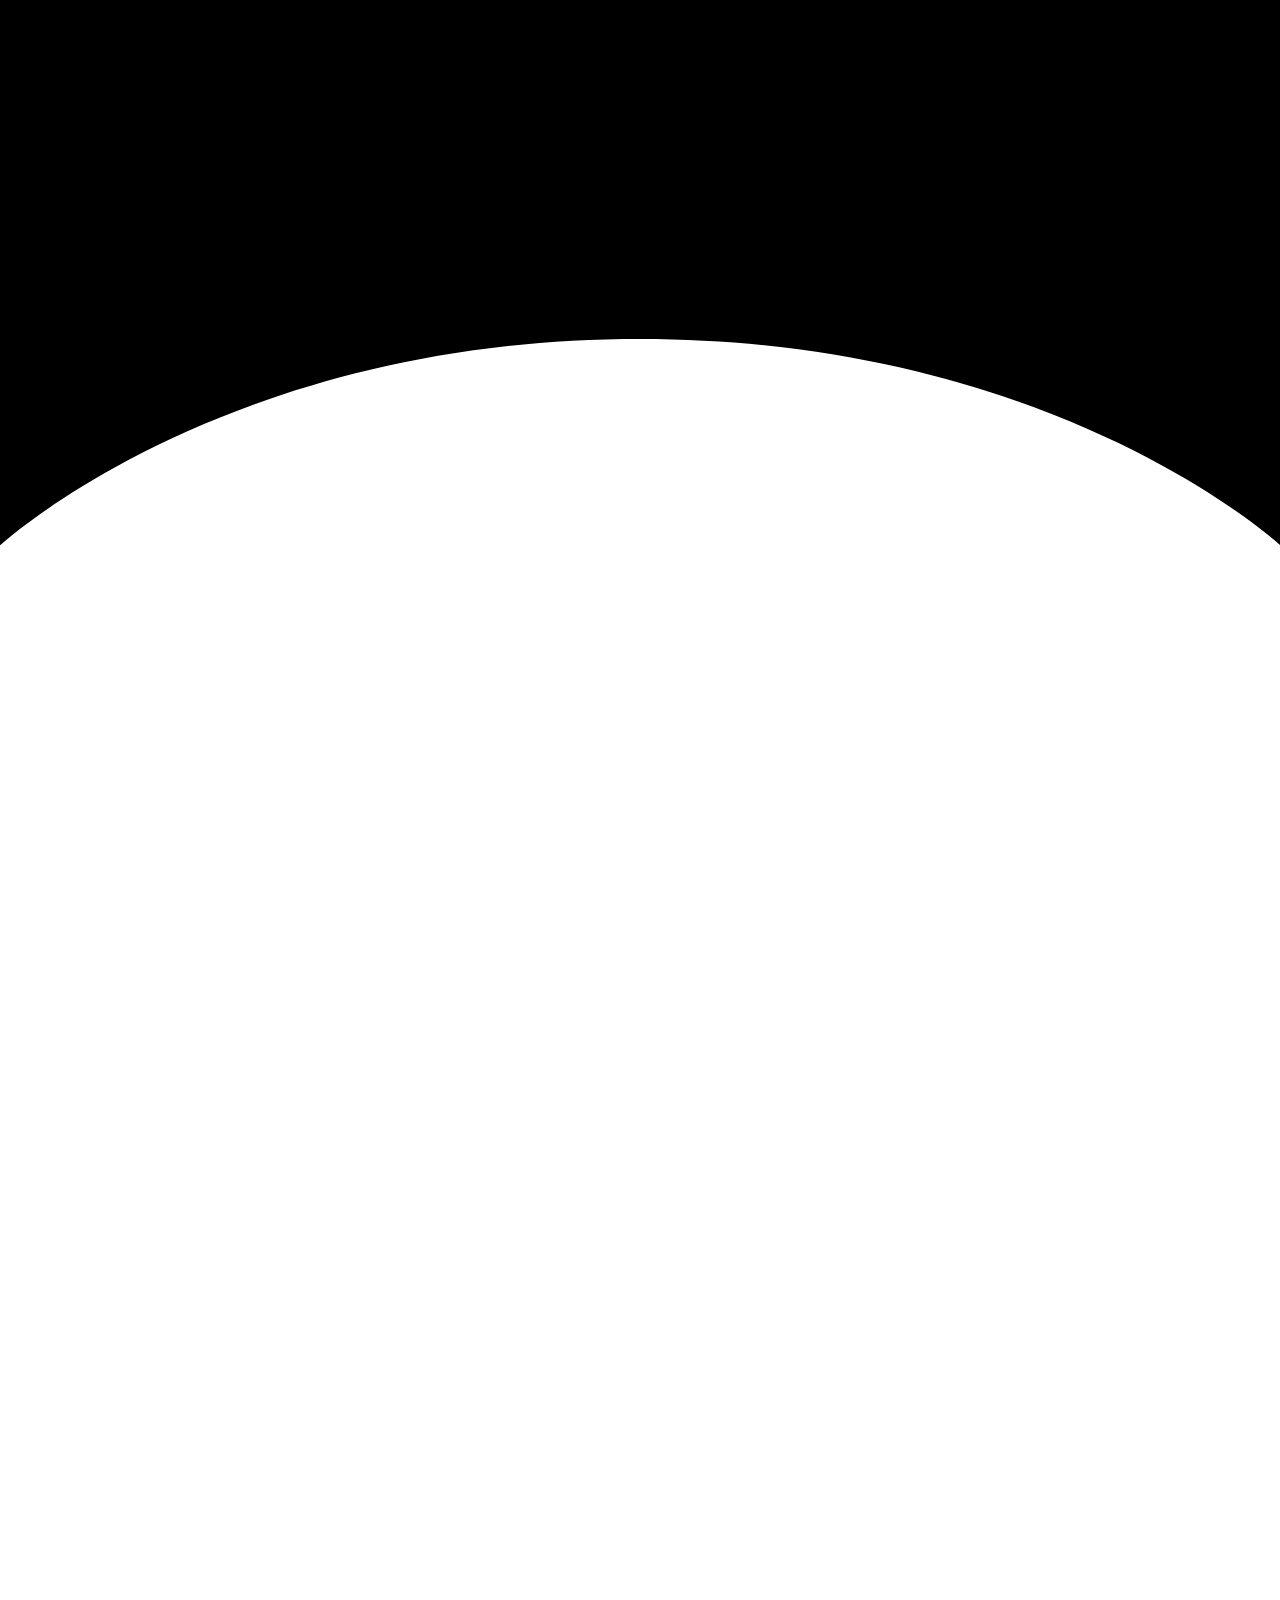
<file: services.html>
<!DOCTYPE html>
<html lang="en">

<head>
  <meta charset="UTF-8">
  <meta http-equiv="X-UA-Compatible" content="IE=edge">
  <meta name="viewport" content="width=device-width, initial-scale=1.0">
  <meta name="description" content="Home remodeling, interior and exterior renovations, repairs, property improvements, general maintenance, and project management from Urban Craft Collective LLC.">
  <title>Services | Urban Craft Collective LLC</title>
  <link rel="icon" type="image/svg+xml" href="assets/imgs/logo/favicon.svg">
  <link rel="stylesheet" href="assets/vandor/bootstrap/bootstrap.min.css">
  <link rel="stylesheet" href="assets/vandor/fontawesome/fontawesome-pro.min.css">
  <link rel="stylesheet" href="assets/vandor/swiper/swiper-bundle.min.css">
  <link rel="stylesheet" href="assets/vandor/menu/meanmenu.min.css">
  <link rel="stylesheet" href="assets/vandor/popup/magnific-popup.css">
  <link rel="stylesheet" href="assets/vandor/nice-select/nice-select.css">
  <link rel="stylesheet" href="assets/vandor/odometer/odometer-theme-default.css">
  <link rel="stylesheet" href="assets/css/style.css">
  <link rel="stylesheet" href="assets/css/custom.css">
</head>

<body>
  <div class="loader-wrap">
    <svg viewBox="0 0 1000 1000" preserveAspectRatio="none">
      <path id="svg" d="M0,1005S175,995,500,995s500,5,500,5V0H0Z"></path>
    </svg>
    <div class="loader-wrap-heading">
      <div class="load-text">
        <span>U</span><span>R</span><span>B</span><span>A</span><span>N</span>
      </div>
    </div>
  </div>
  <div class="progress-wrap">
    <svg class="progress-circle svg-content" width="100%" height="100%" viewBox="-1 -1 102 102">
      <path d="M50,1 a49,49 0 0,1 0,98 a49,49 0 0,1 0,-98"></path>
    </svg>
  </div>
  <aside class="fix">
    <div class="side-info-4">
      <div class="offcanvas-4">
        <div class="side-info-content">
          <div class="offset-widget offset-header">
            <div class="offset-logo">
              <a href="index.html"><img class="show-light" src="assets/imgs/logo/logo.svg" alt="Urban Craft Collective"></a>
            </div>
            <h6>Residential remodeling, renovation, and property maintenance.</h6>
            <span class="date">Kennesaw, Georgia</span>
          </div>
          <div class="mobile-menu d-block d-xl-none "></div>
          <div class="offset-widget-box d-none d-xl-grid">
            <div class="contact-meta">
              <div class="contact-item">
                <h6 class="title">Visit</h6>
                <ul class="nav-list">
                  <li>2995 Shirley Dr. NW</li>
                  <li>Kennesaw, GA 30144</li>
                  <li>United States</li>
                </ul>
              </div>
              <div class="contact-item">
                <h6 class="title">Menu</h6>
                <ul class="nav-list">
                  <li><a href="index.html">Home</a></li>
                  <li><a href="about.html">About</a></li>
                  <li><a href="services.html">Services</a></li>
                  <li><a href="projects.html">Projects</a></li>
                  <li><a href="contact.html">Contact</a></li>
                </ul>
              </div>
              <div class="contact-item">
                <h6 class="title">Drop a line</h6>
                <div class="info">
                  <a href="mailto:urbancraftcollective@yahoo.com">urbancraftcollective@yahoo.com</a>
                  <a href="tel:14045522326">404-552-2326</a>
                </div>
              </div>
            </div>
          </div>
          <button id="side-info-4-close" class="side-info-close">Close<i class="fas fa-times"></i></button>
        </div>
      </div>
    </div>
  </aside>

  <div class="has-smooth" id="has_smooth"></div>
  <div id="smooth-wrapper">
    <div id="smooth-content">
      <header class="header-area-2 header-area-7">
        <div class="header-main">
          <div class="container rr-container-1850">
            <div class="header-area-2__inner header-area-7__inner">
              <div class="header__logo">
                <a href="index.html"><img src="assets/imgs/logo/logo-white.svg" class="normal-logo" alt="Urban Craft Collective"></a>
              </div>
              <div class="header__nav-2 header__nav-7">
                <nav class="main-menu">
                  <ul>
                    <li><a href="index.html">Home</a></li>
                    <li><a href="about.html">About</a></li>
                    <li><a href="services.html">Services</a></li>
                    <li><a href="projects.html">Projects</a></li>
                    <li><a href="contact.html">Contact</a></li>
                  </ul>
                </nav>
              </div>
              <div class="header-right">
                <div class="header__navicon">
                  <a class="number" href="tel:14045522326">404-552-2326</a>
                  <div class="side-toggle desktop-button menu-toggle d-none d-xl-block">
                    <a class="bar-icon-2 inner" href="javascript:void(0)"><span></span><span></span><span></span><span></span></a>
                  </div>
                  <div class="side-toggle mobile-button d-lg-block d-xl-none">
                    <a class="bar-icon-2" href="javascript:void(0)"><span></span><span></span><span></span><span></span></a>
                  </div>
                </div>
              </div>
            </div>
          </div>
        </div>
      </header>

      <main>
        <div class="breadcrumb rr-pos-rel">
          <div class="breadcrumb__bg"><img src="assets/imgs/services/breadcrumb.jpg" alt="Kitchen remodeling"></div>
          <div class="container rr-container-1650">
            <div class="breadcrumb__content">
              <h2 class="breadcrumb__sub-title">Remodeling, renovation, <br> repairs, and maintenance</h2>
              <h2 class="breadcrumb__title">Services</h2>
            </div>
          </div>
        </div>

        <section class="services-rating section-spacing-top">
          <div class="container rr-container-1650">
            <div class="section-title-wrapper">
              <h2 class="section-title">Thoughtful work that improves how a home looks, lives, and lasts.</h2>
              <div class="services-rating__wrap">
                <p class="desc">Urban Craft Collective handles residential remodeling, interior and exterior renovations, repairs, property improvements, general maintenance, and project management from one local team.</p>
              </div>
            </div>
          </div>
        </section>

        <section class="projects-2 section-spacing-bottom-200">
          <div class="container rr-container-1650">
            <div class="projects-2-inner">
              <div class="projects-2__media">
                <div class="thumb active" data-image="0"><img src="assets/imgs/services/remodel.jpg" alt="Home remodeling"></div>
                <div class="thumb" data-image="1"><img src="assets/imgs/services/interior.jpg" alt="Interior renovations"></div>
                <div class="thumb" data-image="2"><img src="assets/imgs/services/exterior.jpg" alt="Exterior renovations"></div>
                <div class="thumb" data-image="3"><img src="assets/imgs/services/repairs.jpg" alt="Repairs"></div>
                <div class="thumb" data-image="4"><img src="assets/imgs/services/improvements.jpg" alt="Property improvements"></div>
                <div class="thumb" data-image="5"><img src="assets/imgs/services/renovation.jpg" alt="General maintenance"></div>
                <div class="thumb" data-image="6"><img src="assets/imgs/services/management.jpg" alt="Project management"></div>
              </div>
              <div class="projects-2__wrapper">
                <div class="projects-2__item">
                  <h3 class="title">Home Remodeling</h3>
                  <div class="content">
                    <p>Kitchen, bath, and whole-home remodels planned around how you actually use the space. We update layouts, finishes, and fixtures without losing the character of the house.</p>
                    <ul class="list">
                      <li><span>01</span>Kitchen and bath remodels</li>
                      <li><span>02</span>Room-by-room updates</li>
                      <li><span>03</span>Finish selections</li>
                      <li><span>04</span>On-site coordination</li>
                    </ul>
                  </div>
                </div>
                <div class="projects-2__item">
                  <h3 class="title">Interior Renovations</h3>
                  <div class="content">
                    <p>Interior renovations that improve comfort and flow: living areas, bedrooms, millwork, flooring, paint, and lighting that make the home feel current and complete.</p>
                    <ul class="list">
                      <li><span>01</span>Living spaces</li>
                      <li><span>02</span>Flooring and finishes</li>
                      <li><span>03</span>Built-ins and millwork</li>
                      <li><span>04</span>Lighting and paint</li>
                    </ul>
                  </div>
                </div>
                <div class="projects-2__item">
                  <h3 class="title">Exterior Renovations</h3>
                  <div class="content">
                    <p>Exterior work that protects the house and lifts curb appeal, from siding and trim to entries, decks, and outdoor living areas.</p>
                    <ul class="list">
                      <li><span>01</span>Siding, trim, and entries</li>
                      <li><span>02</span>Decks and outdoor living</li>
                      <li><span>03</span>Exterior repairs</li>
                      <li><span>04</span>Curb-appeal upgrades</li>
                    </ul>
                  </div>
                </div>
                <div class="projects-2__item">
                  <h3 class="title">Repairs</h3>
                  <div class="content">
                    <p>Targeted repairs that stop small problems from becoming larger ones, with honest scope and clean close-out so the home stays in working order.</p>
                    <ul class="list">
                      <li><span>01</span>Interior repairs</li>
                      <li><span>02</span>Exterior repairs</li>
                      <li><span>03</span>Finish matching</li>
                      <li><span>04</span>Follow-through</li>
                    </ul>
                  </div>
                </div>
                <div class="projects-2__item">
                  <h3 class="title">Property Improvements</h3>
                  <div class="content">
                    <p>Practical upgrades that add function and value: storage, better layouts, accessibility improvements, and the details that make daily living easier.</p>
                    <ul class="list">
                      <li><span>01</span>Functional upgrades</li>
                      <li><span>02</span>Storage solutions</li>
                      <li><span>03</span>Accessibility updates</li>
                      <li><span>04</span>Value-minded improvements</li>
                    </ul>
                  </div>
                </div>
                <div class="projects-2__item">
                  <h3 class="title">General Maintenance</h3>
                  <div class="content">
                    <p>Ongoing property maintenance that keeps systems, finishes, and outdoor areas in good condition through the year.</p>
                    <ul class="list">
                      <li><span>01</span>Seasonal upkeep</li>
                      <li><span>02</span>Punch-list maintenance</li>
                      <li><span>03</span>Interior and exterior care</li>
                      <li><span>04</span>Property readiness</li>
                    </ul>
                  </div>
                </div>
                <div class="projects-2__item">
                  <h3 class="title">Project Management</h3>
                  <div class="content">
                    <p>A single point of contact from first walkthrough through finish. We define the work, keep the schedule, and coordinate the trades so homeowners are not left managing the job themselves.</p>
                    <ul class="list">
                      <li><span>01</span>Scope and schedule</li>
                      <li><span>02</span>Trade coordination</li>
                      <li><span>03</span>On-site oversight</li>
                      <li><span>04</span>Walkthrough and close-out</li>
                    </ul>
                  </div>
                </div>
              </div>
            </div>
          </div>
        </section>

        <section class="services-2 section-spacing">
          <div class="container rr-container-1650">
            <div class="services-2__inner">
              <div class="services-2__content">
                <h4 class="title">Residential <br> <span>expertise</span></h4>
                <p>Whether you need one room remodeled or a property brought back into shape, we keep the work organized, the communication clear, and the finish at a standard that holds up in a lived-in home.</p>
              </div>
              <div class="services-2__wrapper">
                <h5 class="title">Quality. <br> Dependable. <br> Custom.</h5>
                <ul class="services-2__list">
                  <li><a href="contact.html">1. <span>Home Remodeling</span> <i class="fa-solid fa-arrow-right"></i></a></li>
                  <li><a href="contact.html">2. <span>Interior Renovations</span><i class="fa-solid fa-arrow-right"></i></a></li>
                  <li><a href="contact.html">3. <span>Exterior Renovations</span><i class="fa-solid fa-arrow-right"></i></a></li>
                  <li><a href="contact.html">4. <span>Repairs</span><i class="fa-solid fa-arrow-right"></i></a></li>
                  <li><a href="contact.html">5. <span>Property Improvements</span><i class="fa-solid fa-arrow-right"></i></a></li>
                  <li><a href="contact.html">6. <span>General Maintenance</span><i class="fa-solid fa-arrow-right"></i></a></li>
                  <li><a href="contact.html">7. <span>Project Management</span><i class="fa-solid fa-arrow-right"></i></a></li>
                </ul>
              </div>
            </div>
          </div>
        </section>
      </main>

      <footer class="footer-4 theme-bg-primary">
        <div class="container rr-container-1820">
          <div class="footer-4__inner">
            <div class="footer-4__wrapper">
              <div class="footer-widget-box">
                <div class="content">
                  <h3 class="title">Let’s work together</h3>
                  <div class="info">
                    <a href="tel:14045522326">404-552-2326</a>
                    <a href="mailto:urbancraftcollective@yahoo.com">urbancraftcollective@yahoo.com</a>
                    <a href="https://maps.google.com/?q=2995+Shirley+Dr+NW,+Kennesaw,+GA+30144" target="_blank" rel="noopener">2995 Shirley Dr. NW,<br>Kennesaw, GA 30144</a>
                  </div>
                </div>
              </div>
              <div class="footer-widget-box">
                <h2 class="title">START A PROJECT</h2>
                <div class="newsletter">
                  <p class="desc" style="color:#fff;opacity:.7;max-width:280px;">Tell us about the home, the rooms, and the work you need done.</p>
                  <a href="contact.html" class="rr-btn-primary" style="margin-top:20px;">
                    <span class="text">Contact us</span>
                    <i class="fa-solid fa-arrow-right"></i>
                  </a>
                </div>
              </div>
              <div class="footer-widget-box">
                <h2 class="title">Quick Links</h2>
                <ul class="footer-nav-list">
                  <li><a href="about.html" data-text="About"><span>About</span></a></li>
                  <li><a href="services.html" data-text="Services"><span>Services</span></a></li>
                  <li><a href="projects.html" data-text="Projects"><span>Projects</span></a></li>
                  <li><a href="contact.html" data-text="Contact"><span>Contact</span></a></li>
                </ul>
              </div>
              <div class="footer-widget-box">
                <h2 class="title">Company</h2>
                <ul class="footer-nav-list">
                  <li><span>Urban Craft Collective LLC</span></li>
                  <li><span>United States</span></li>
                  <li><a href="tel:14045522326" data-text="Call"><span>404-552-2326</span></a></li>
                </ul>
              </div>
            </div>
            <div class="copyright">
              <div class="copyright__logo">
                <img src="assets/imgs/logo/logo-white.svg" alt="Urban Craft Collective">
              </div>
              <ul class="copyright__menu">
                <li><a href="contact.html">Get in touch</a></li>
              </ul>
              <p class="copyright__text">Urban Craft Collective LLC © 2026. All Rights Reserved.</p>
            </div>
          </div>
        </div>
      </footer>
    </div>
  </div>

  <script src="assets/vandor/jquery/jquery.js"></script>
  <script src="assets/vandor/bootstrap/bootstrap.bundle.min.js"></script>
  <script src="assets/vandor/popup/jquery.magnific-popup.min.js"></script>
  <script src="assets/vandor/swiper/swiper-bundle.min.js"></script>
  <script src="assets/vandor/gsap/gsap.min.js"></script>
  <script src="assets/vandor/gsap/ScrollSmoother.min.js"></script>
  <script src="assets/vandor/gsap/ScrollTrigger.min.js"></script>
  <script src="assets/vandor/gsap/SplitText.min.js"></script>
  <script src="assets/vandor/gsap/SplitType.js"></script>
  <script src="assets/vandor/gsap/customEase.js"></script>
  <script src="assets/vandor/menu/jquery.meanmenu.min.js"></script>
  <script src="assets/vandor/backtop/backToTop.js"></script>
  <script src="assets/vandor/nice-select/nice-select.js"></script>
  <script src="assets/vandor/odometer/odometer.min.js"></script>
  <script src="assets/vandor/odometer/waypoints.min.js"></script>
  <script src="assets/vandor/isotope/imagesloaded.pkgd.min.js"></script>
  <script src="assets/vandor/isotope/isotope.pkgd.min.js"></script>
  <script src="assets/vandor/magnific/magnific-popup.min.js"></script>
  <script src="assets/vandor/common-js/common.js"></script>
  <script src="assets/js/main.js"></script>
</body>

</html>
</file>
<file: assets/vandor/nice-select/nice-select.css>
.nice-select {
	-webkit-tap-highlight-color: transparent;
	background-color: #fff;
	border-radius: 5px;
	border: solid 1px #e8e8e8;
	box-sizing: border-box;
	clear: both;
	cursor: pointer;
	display: block;
	float: left;
	font-family: inherit;
	font-size: 14px;
	font-weight: normal;
	height: 42px;
	line-height: 40px;
	outline: none;
	padding-left: 18px;
	padding-right: 30px;
	position: relative;
	text-align: left !important;
	-webkit-transition: all 0.2s ease-in-out;
	transition: all 0.2s ease-in-out;
	-webkit-user-select: none;
	-moz-user-select: none;
	-ms-user-select: none;
	user-select: none;
	white-space: nowrap;
	width: auto;
}

.nice-select:hover {
	border-color: #dbdbdb;
}

.nice-select:active,
.nice-select.open,
.nice-select:focus {
	border-color: #999;
}

.nice-select:after {
	border-bottom: 2px solid #999;
	border-right: 2px solid #999;
	content: '';
	display: block;
	height: 5px;
	margin-top: -4px;
	pointer-events: none;
	position: absolute;
	right: 12px;
	top: 50%;
	-webkit-transform-origin: 66% 66%;
	-ms-transform-origin: 66% 66%;
	transform-origin: 66% 66%;
	-webkit-transform: rotate(45deg);
	-ms-transform: rotate(45deg);
	transform: rotate(45deg);
	-webkit-transition: all 0.15s ease-in-out;
	transition: all 0.15s ease-in-out;
	width: 5px;
}

.nice-select.open:after {
	-webkit-transform: rotate(-135deg);
	-ms-transform: rotate(-135deg);
	transform: rotate(-135deg);
}

.nice-select.open .list {
	opacity: 1;
	pointer-events: auto;
	-webkit-transform: scale(1) translateY(0);
	-ms-transform: scale(1) translateY(0);
	transform: scale(1) translateY(0);
}

.nice-select.disabled {
	border-color: #ededed;
	color: #999;
	pointer-events: none;
}

.nice-select.disabled:after {
	border-color: #cccccc;
}

.nice-select.wide {
	width: 100%;
}

.nice-select.wide .list {
	left: 0 !important;
	right: 0 !important;
}

.nice-select.right {
	float: right;
}

.nice-select.right .list {
	left: auto;
	right: 0;
}

.nice-select.small {
	font-size: 12px;
	height: 36px;
	line-height: 34px;
}

.nice-select.small:after {
	height: 4px;
	width: 4px;
}

.nice-select.small .option {
	line-height: 34px;
	min-height: 34px;
}

.nice-select .list {
	background-color: #fff;
	border-radius: 5px;
	box-shadow: 0 0 0 1px rgba(68, 68, 68, 0.11);
	box-sizing: border-box;
	margin-top: 4px;
	opacity: 0;
	overflow: hidden;
	padding: 0;
	pointer-events: none;
	position: absolute;
	top: 100%;
	left: 0;
	-webkit-transform-origin: 50% 0;
	-ms-transform-origin: 50% 0;
	transform-origin: 50% 0;
	-webkit-transform: scale(0.75) translateY(-21px);
	-ms-transform: scale(0.75) translateY(-21px);
	transform: scale(0.75) translateY(-21px);
	-webkit-transition: all 0.2s cubic-bezier(0.5, 0, 0, 1.25), opacity 0.15s ease-out;
	transition: all 0.2s cubic-bezier(0.5, 0, 0, 1.25), opacity 0.15s ease-out;
	z-index: 9;
}


.nice-select .option {
	cursor: pointer;
	font-weight: 400;
	line-height: 40px;
	list-style: none;
	min-height: 40px;
	outline: none;
	padding-left: 18px;
	padding-right: 29px;
	text-align: left;
	-webkit-transition: all 0.2s;
	transition: all 0.2s;
	position: relative;
	z-index: 99;
}



.nice-select .option.selected {
	font-weight: bold;
}

.nice-select .option.disabled {
	background-color: transparent;
	color: #999;
	cursor: default;
}

.no-csspointerevents .nice-select .list {
	display: none;
}

.no-csspointerevents .nice-select.open .list {
	display: block;
}
</file>
<file: assets/vandor/odometer/odometer-theme-default.css>
.odometer.odometer-auto-theme, .odometer.odometer-theme-default {
  display: inline-block;
  vertical-align: middle;
  *vertical-align: auto;
  *zoom: 1;
  *display: inline;
  position: relative;
}
.odometer.odometer-auto-theme .odometer-digit, .odometer.odometer-theme-default .odometer-digit {
  display: inline-block;
  vertical-align: middle;
  *vertical-align: auto;
  *zoom: 1;
  *display: inline;
  position: relative;
}
.odometer.odometer-auto-theme .odometer-digit .odometer-digit-spacer, .odometer.odometer-theme-default .odometer-digit .odometer-digit-spacer {
  display: inline-block;
  vertical-align: middle;
  *vertical-align: auto;
  *zoom: 1;
  *display: inline;
  visibility: hidden;
}
.odometer.odometer-auto-theme .odometer-digit .odometer-digit-inner, .odometer.odometer-theme-default .odometer-digit .odometer-digit-inner {
  text-align: left;
  display: block;
  position: absolute;
  top: 0;
  left: 0;
  right: 0;
  bottom: 0;
  overflow: hidden;
}
.odometer.odometer-auto-theme .odometer-digit .odometer-ribbon, .odometer.odometer-theme-default .odometer-digit .odometer-ribbon {
  display: block;
}
.odometer.odometer-auto-theme .odometer-digit .odometer-ribbon-inner, .odometer.odometer-theme-default .odometer-digit .odometer-ribbon-inner {
  display: block;
  -webkit-backface-visibility: hidden;
}
.odometer.odometer-auto-theme .odometer-digit .odometer-value, .odometer.odometer-theme-default .odometer-digit .odometer-value {
  display: block;
  -webkit-transform: translateZ(0);
}
.odometer.odometer-auto-theme .odometer-digit .odometer-value.odometer-last-value, .odometer.odometer-theme-default .odometer-digit .odometer-value.odometer-last-value {
  position: absolute;
}
.odometer.odometer-auto-theme.odometer-animating-up .odometer-ribbon-inner, .odometer.odometer-theme-default.odometer-animating-up .odometer-ribbon-inner {
  -webkit-transition: -webkit-transform 2s;
  -moz-transition: -moz-transform 2s;
  -ms-transition: -ms-transform 2s;
  -o-transition: -o-transform 2s;
  transition: transform 2s;
}
.odometer.odometer-auto-theme.odometer-animating-up.odometer-animating .odometer-ribbon-inner, .odometer.odometer-theme-default.odometer-animating-up.odometer-animating .odometer-ribbon-inner {
  -webkit-transform: translateY(-100%);
  -moz-transform: translateY(-100%);
  -ms-transform: translateY(-100%);
  -o-transform: translateY(-100%);
  transform: translateY(-100%);
}
.odometer.odometer-auto-theme.odometer-animating-down .odometer-ribbon-inner, .odometer.odometer-theme-default.odometer-animating-down .odometer-ribbon-inner {
  -webkit-transform: translateY(-100%);
  -moz-transform: translateY(-100%);
  -ms-transform: translateY(-100%);
  -o-transform: translateY(-100%);
  transform: translateY(-100%);
}
.odometer.odometer-auto-theme.odometer-animating-down.odometer-animating .odometer-ribbon-inner, .odometer.odometer-theme-default.odometer-animating-down.odometer-animating .odometer-ribbon-inner {
  -webkit-transition: -webkit-transform 2s;
  -moz-transition: -moz-transform 2s;
  -ms-transition: -ms-transform 2s;
  -o-transition: -o-transform 2s;
  transition: transform 2s;
  -webkit-transform: translateY(0);
  -moz-transform: translateY(0);
  -ms-transform: translateY(0);
  -o-transform: translateY(0);
  transform: translateY(0);
}

.odometer.odometer-auto-theme, .odometer.odometer-theme-default {
  font-family: "Helvetica Neue", sans-serif;
  line-height: 1.1em;
}
.odometer.odometer-auto-theme .odometer-value, .odometer.odometer-theme-default .odometer-value {
  text-align: center;
}
</file>
